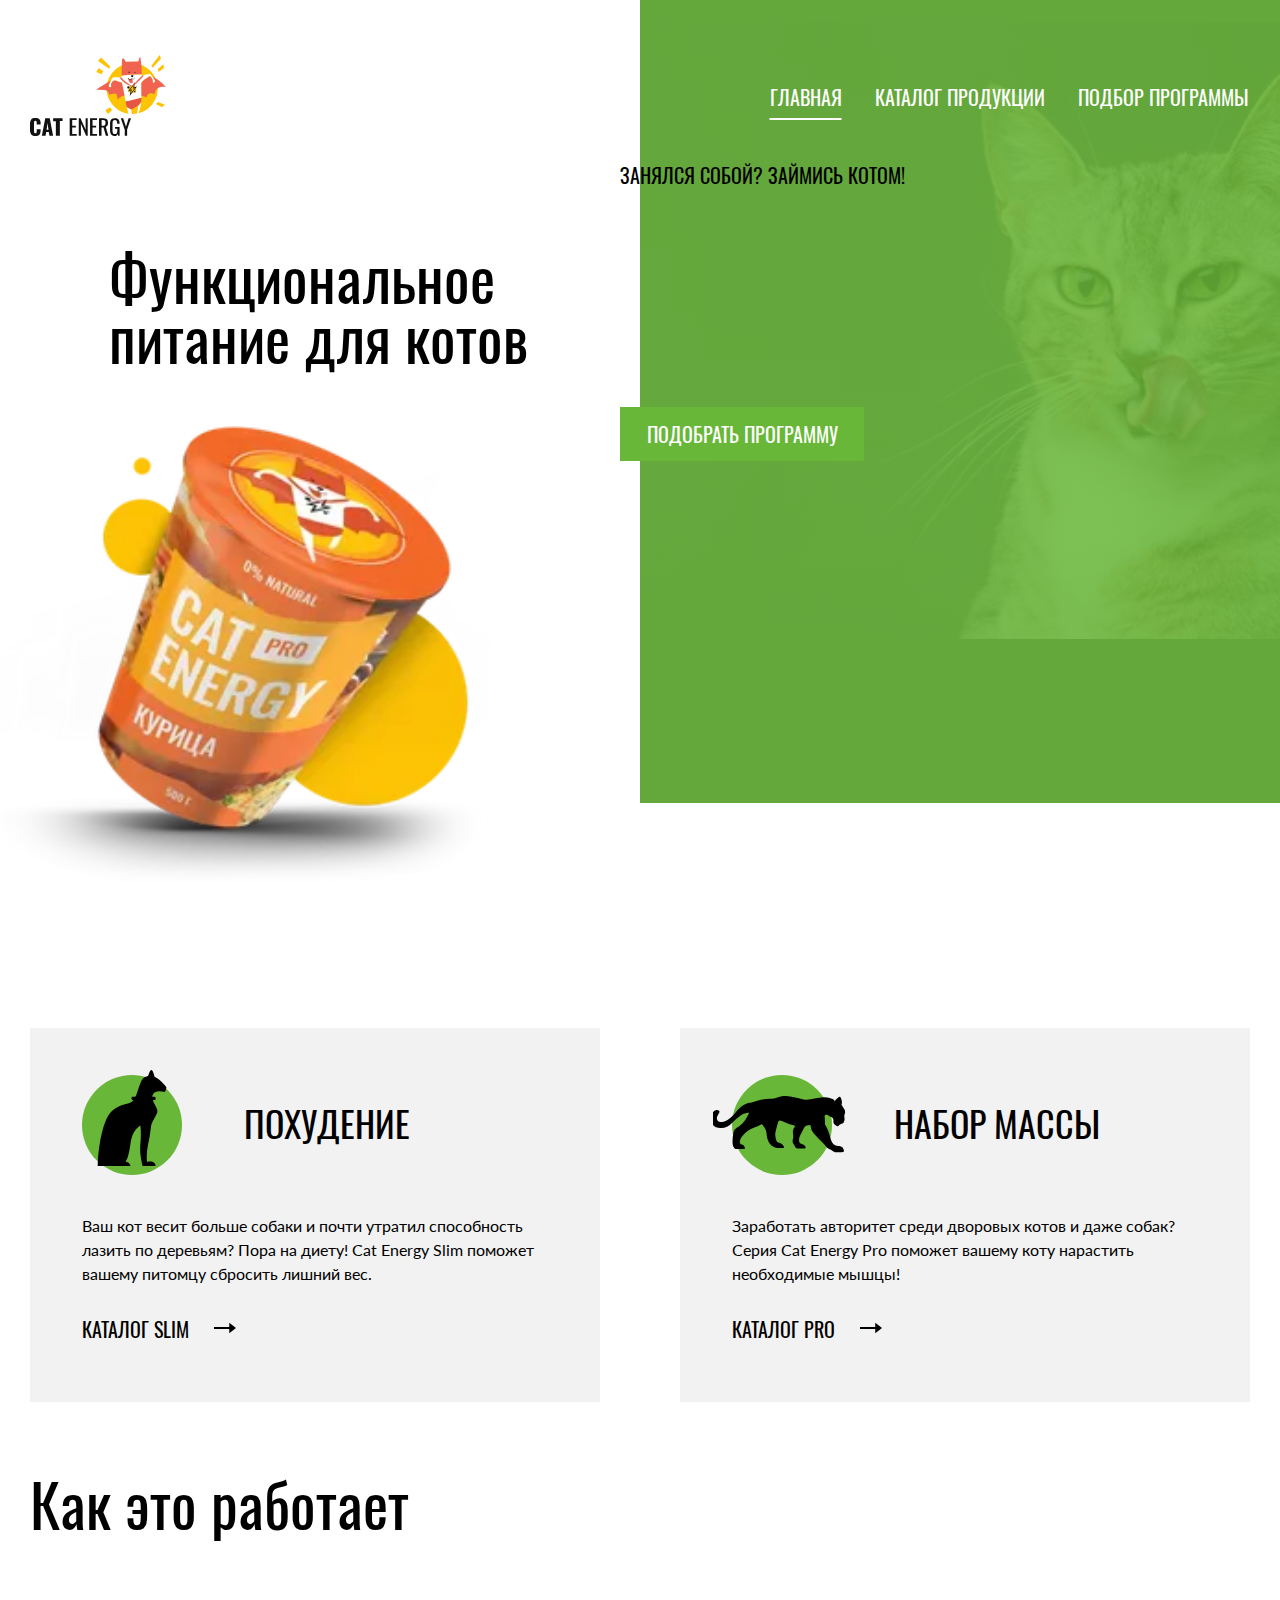
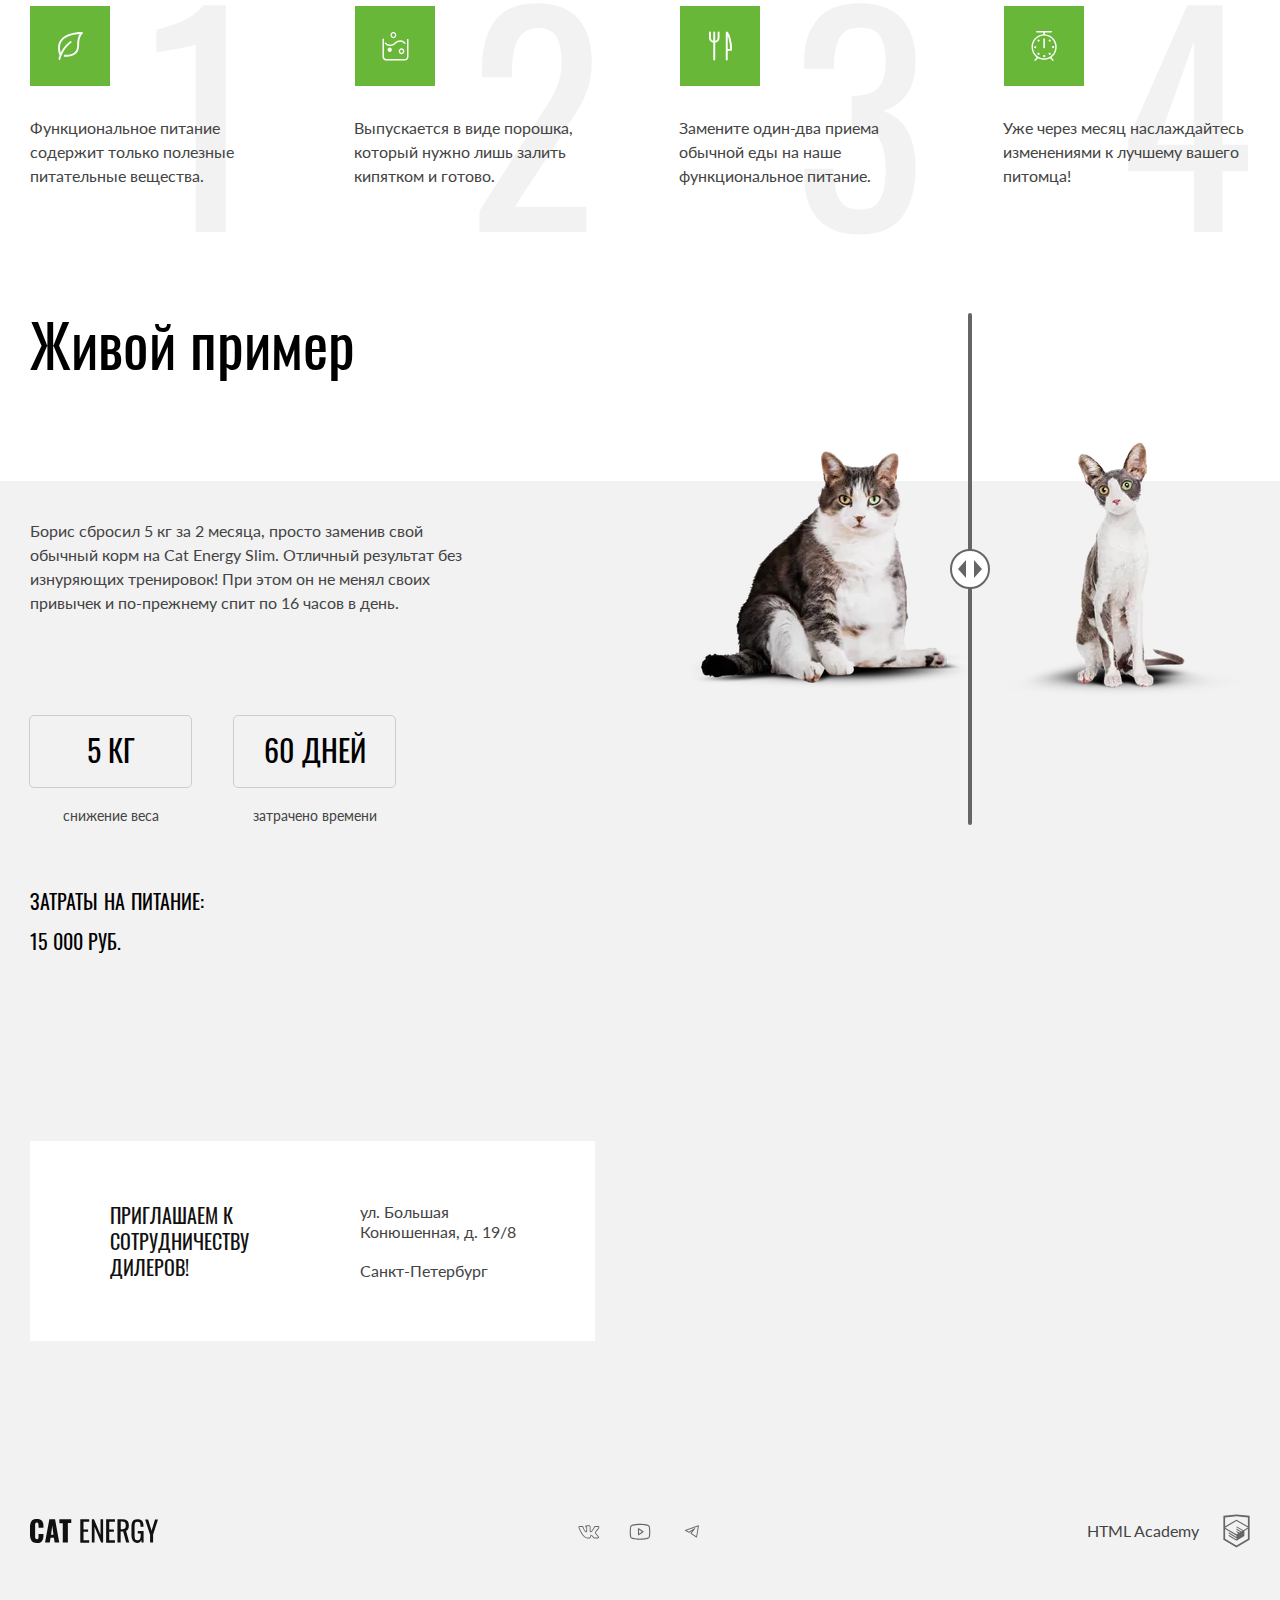
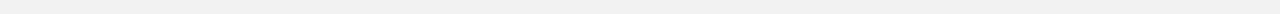
<file: 12/index.html>
<!DOCTYPE html><html class="page" lang="ru"><head><meta charset="UTF-8"><title>CAT ENERGY</title><meta name="viewport" content="width=device-width,initial-scale=1"><link rel="icon" href="favicon.ico"><link rel="icon" href="favicons/icon.svg" type="image/svg+xml"><link rel="apple-touch-icon" href="favicons/180.png"><link rel="manifest" href="manifest.webmanifest"><link rel="stylesheet" href="styles/styles.css"><script src="scripts/index.js" defer="defer"></script></head><body class="page__body"><header class="main-header main-header--home main-header--nojs"><div class="main-header__container main-header__container--home"><a class="main-header__logo" href="index.html"><picture><source srcset="images/logo/logo-desktop.svg" width="70" height="59" media="(min-width: 1280px)" type="image/svg+xml"><source srcset="images/logo/logo-tablet.svg" width="60" height="50" media="(min-width: 768px)" type="image/svg+xml"><img class="main-header__logo-image" src="images/logo/logo-mobile.svg" width="33" height="38" alt="Воинствующий кот в маске и плаще, маскот компании 'Cat energy'"></picture><img class="main-header__logo-text" src="images/logo/logo-text.svg" width="101" height="18" alt="Текстовый логотип 'Cat energy'"></a><nav class="main-nav main-nav--home main-nav--nojs"><button class="main-nav__toggle main-nav__toggle--closed" type="button"><span class="visually-hidden">Открыть/закрыть меню</span></button><ul class="main-nav__list main-nav__list--closed"><li class="main-nav__item"><a class="main-nav__link main-nav__link--current main-nav__link--current-home" href="index.html">Главная</a></li><li class="main-nav__item"><a class="main-nav__link" href="catalog.html">Каталог продукции</a></li><li class="main-nav__item"><a class="main-nav__link" href="#">Подбор программы</a></li></ul></nav></div></header><main class="main-container"><section class="hero"><div class="hero__container"><h1 class="hero__title">Функциональное<br>питание для котов</h1><p class="hero__slogan">Занялся собой? Займись котом!</p><picture><source srcset="images/index-content/index-product@1x.webp, images/index-content/index-product@2x.webp 2x" width="552" height="499" type="image/webp" media="(min-width: 1280px)"><source srcset="images/index-content/index-product-tablet@1x.webp 1x,images/index-content/index-product-tablet@2x.webp 2x" width="709" height="609" type="image/webp" media="(min-width: 768px)"><source srcset="images/index-content/index-product-mobile@1x.webp, images/index-content/index-product-mobile@2x.webp 2x" width="280" height="270" type="image/webp"><source srcset="images/index-content/index-product@1x.png, images/index-content/index-product@2x.png 2x" width="552" height="499" type="image/png" media="(min-width: 1280px)"><source srcset="images/index-content/index-product-tablet@1x.png, images/index-content/index-product-tablet@2x.png 2x" width="709" height="609" type="image/png" media="(min-width: 768px)"><img class="hero__image" src="images/index-content/index-product-mobile@1x.png" srcset="images/index-content/index-product-mobile@2x.png 2x" width="280" height="270" alt="Упаковка фирменного корма"></picture><a class="hero__button basic-button" href="#">Подобрать программу</a></div></section><section class="program page__container"><h2 class="visually-hidden">Варианты программ для котов</h2><article class="program__item program__item--card"><h3 class="program__title program__title--slim">Похудение</h3><p class="program__text">Ваш кот весит больше собаки и почти утратил способность лазить по деревьям? Пора на диету! Cat Energy Slim поможет вашему питомцу сбросить лишний вес.</p><a class="program__link" href="#">Каталог slim</a></article><article class="program__item program__item--card"><h3 class="program__title program__title--pro">Набор массы</h3><p class="program__text">Заработать авторитет среди дворовых котов и даже собак? Серия Cat Energy Pro поможет вашему коту нарастить необходимые мышцы!</p><a class="program__link" href="#">Каталог pro</a></article></section><section class="methods page__container"><h2 class="methods__title index-subtitle">Как это работает</h2><ul class="methods__list"><li class="methods__item methods__item--benefit"><p class="methods__text">Функциональное питание содержит только полезные питательные вещества.</p></li><li class="methods__item methods__item--release-form"><p class="methods__text">Выпускается в виде порошка, который нужно лишь залить кипятком и готово.</p></li><li class="methods__item methods__item--replacement"><p class="methods__text">Замените один-два приема обычной еды на наше функциональное питание.</p></li><li class="methods__item methods__item--timing"><p class="methods__text">Уже через месяц наслаждайтесь изменениями к лучшему вашего питомца!</p></li></ul></section><section class="example"><div class="example__container page__container"><h2 class="example__title index-subtitle">Живой пример</h2><p class="example__text">Борис сбросил 5 кг за 2 месяца, просто заменив свой обычный корм на Cat Energy Slim. Отличный результат без изнуряющих тренировок! При этом он не менял своих привычек и по-прежнему спит по 16 часов в день.</p><ul class="example__list"><li class="example__item parameter"><p class="parameter__meaning">5 КГ</p><p class="parameter__name">снижение веса</p></li><li class="example__item parameter"><p class="parameter__meaning">60 ДНЕЙ</p><p class="parameter__name parameter__name--different">затрачено времени</p></li><li class="example__item example__item--secondary"><p class="example__name">ЗАТРАТЫ НА ПИТАНИЕ:</p><p class="example__meaning">15 000 РУБ.</p></li></ul><div class="example__slider slider"><div class="example__slider-container slider__before-container"><picture><source srcset="images/index-content/example-before-tablet@1x.webp, images/index-content/example-before-tablet@2x.webp 2x" width="560" height="512" type="image/webp" media="(min-width: 768px)"><source srcset="images/index-content/example-before@1x.webp, images/index-content/example-before@2x.webp 2x" width="280" height="256" type="image/webp"><source srcset="images/index-content/example-before-tablet@1x.png, images/index-content/example-before-tablet@2x.png 2x" width="560" height="512" type="image/png" media="(min-width: 768px)"><img class="example__image example__image--before" src="images/index-content/example-before@1x.png" srcset="images/index-content/example-before@2x.png 2x" width="280" height="256" alt="Кот с проблемами лишнего веса"></picture></div><button class="example__button slider__button" type="button"><span class="visually-hidden">Кнопка сравнения до/после</span></button><div class="example__slider-container slider__after-container"><picture><source srcset="images/index-content/example-after-tablet@1x.webp, images/index-content/example-after-tablet@2x.webp 2x" width="560" height="512" type="image/webp" media="(min-width: 768px)"><source srcset="images/index-content/example-after@1x.webp 1x,images/index-content/example-after@2x.webp 2x" width="280" height="256" type="image/webp"><source srcset="images/index-content/example-after-tablet@1x.png, images/index-content/example-after-tablet@2x.png 2x" width="560" height="512" type="image/png" media="(min-width: 768px)"><img class="example__image example__image--after" src="images/index-content/example-after@1x.png" srcset="images/index-content/example-after@2x.png 2x" width="280" height="256" alt="Кот, который прошел лечение"></picture></div></div></div></section><section class="address"><h2 class="visually-hidden">Где нас найти</h2><div class="address__container"><p class="address__appeal">ПРИГЛАШАЕМ К СОТРУДНИЧЕСТВУ ДИЛЕРОВ!</p><address class="address__text"><p class="address__desc">ул. Большая Конюшенная, д. 19/8</p><p class="address__desc">Санкт-Петербург</p></address></div><div class="address__map"><iframe class="address__map--js" title="Геологкация: город Санкт-Петербург ул.Большая Конюшенная, д. 19/8." src="https://yandex.ru/map-widget/v1/?um=constructor%3A8d6669b729b71a2766c760885e5a0ec89bdcbc92ea19da0125c29644d37f2d9c&amp;source=constructor" width="320" height="362" allowfullscreen loading="lazy" referrerpolicy="no-referrer-when-downgrade"></iframe><noscript class="address__map--nojs"></noscript></div></section></main><footer class="main-footer"><div class="main-footer__container"><a class="main-footer__logo" href="#"><img class="main-footer__logo-icon" src="images/logo/footer-logo.svg" width="128" height="24" alt="Текстовый логотип 'Cat energy'"></a><ul class="main-footer__social social"><li class="social__item"><a class="social__link social__link--vkontakte" href="https://vk.com/htmlacademy"><span class="visually-hidden">Ссылка на нашу страницу в ВК</span></a></li><li class="social__item"><a class="social__link social__link--youtube" href="https://www.youtube.com/user/htmlacademyru"><span class="visually-hidden">Ссылка на наш YouTube канал</span></a></li><li class="social__item"><a class="social__link social__link--telegram" href="https://t.me/htmlacademy"><span class="visually-hidden">Ссылка на нашу группу в Telegram</span></a></li></ul><a class="main-footer__copyright copyright" href="https://htmlacademy.ru"><span class="copyright__text">HTML Academy</span></a></div></footer></body></html>
</file>
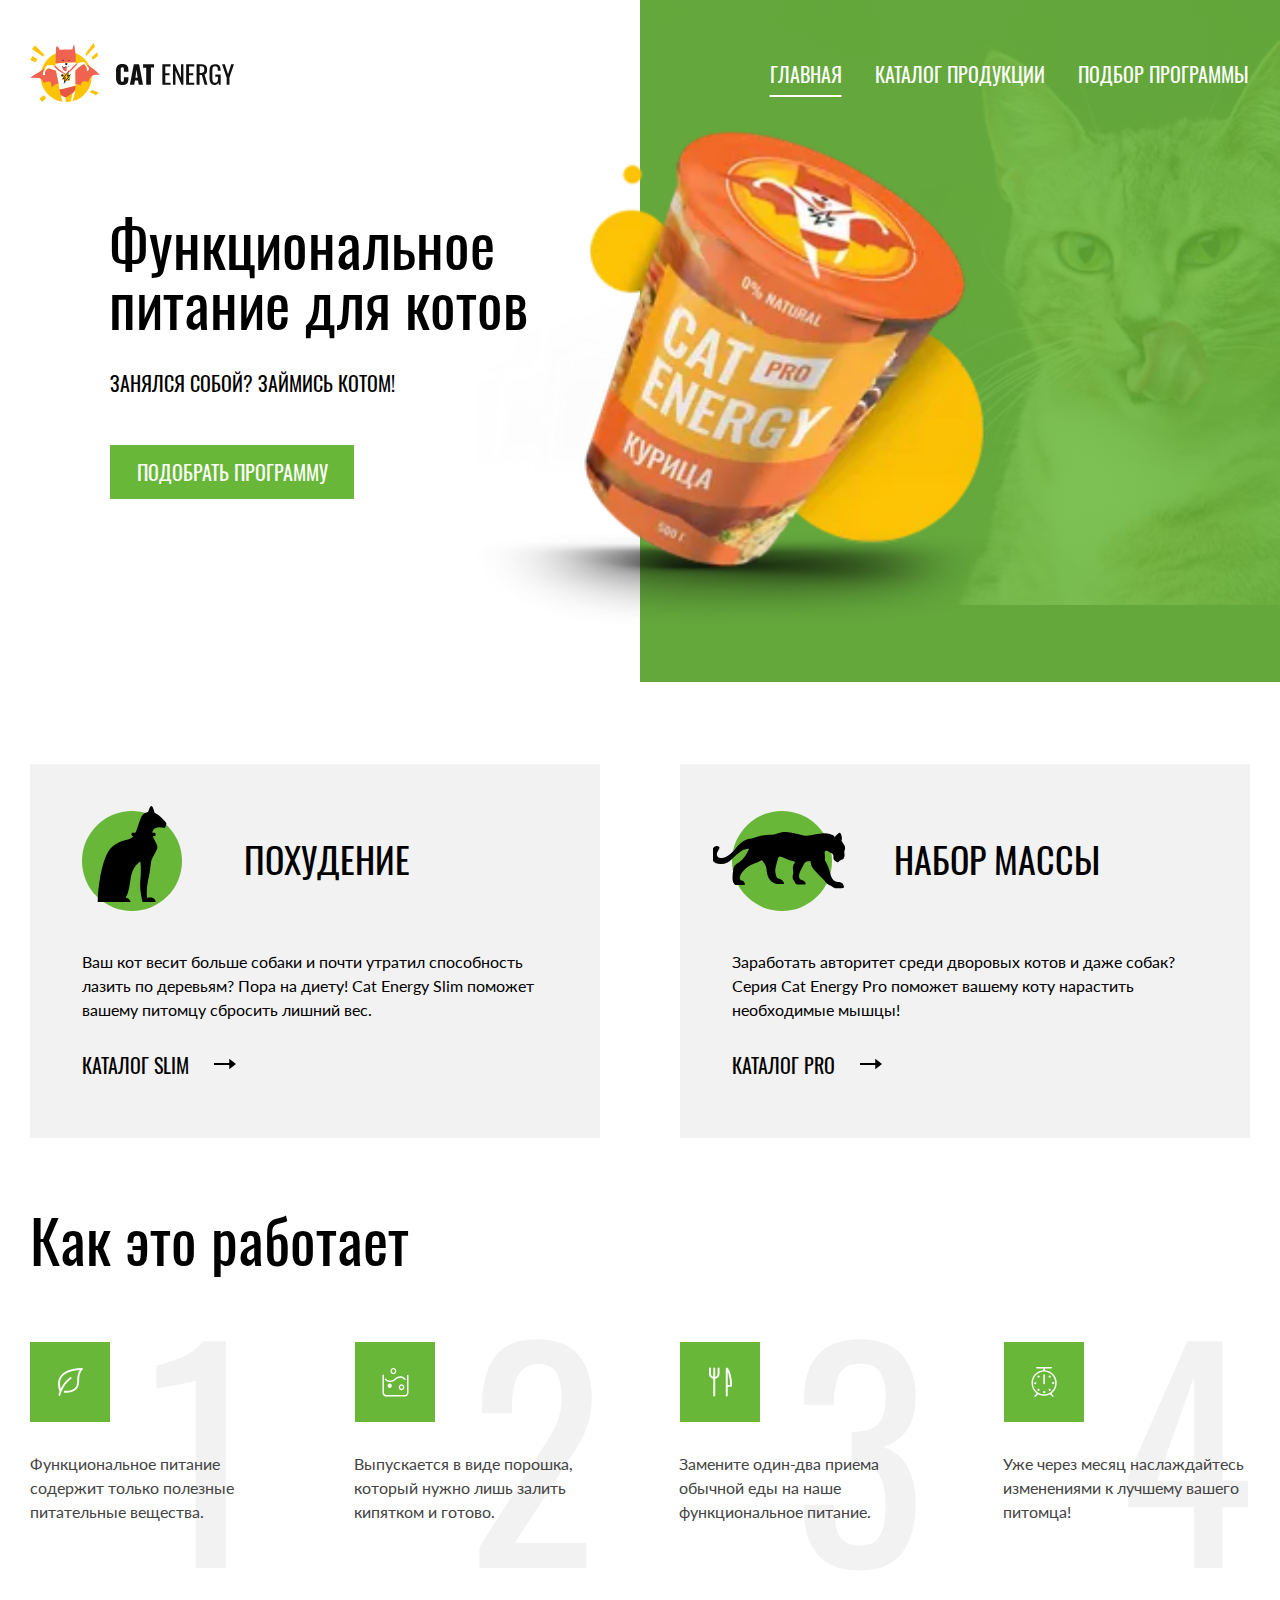
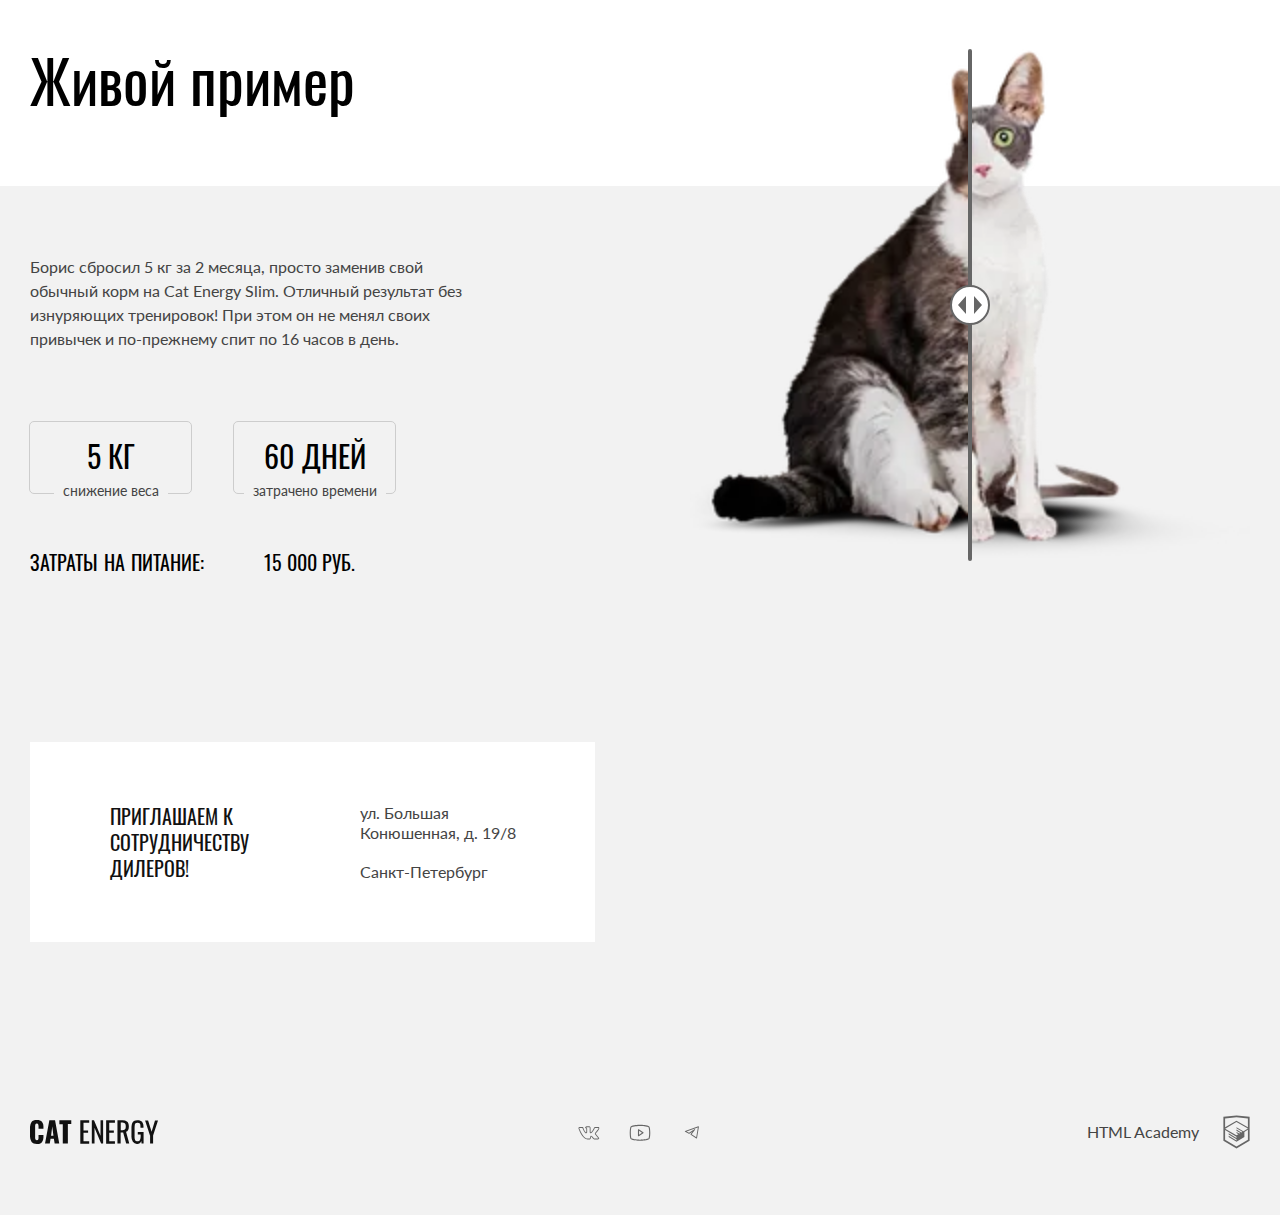
<file: 13/index.html>
<!DOCTYPE html><html class="page" lang="ru"><head><meta charset="UTF-8"><title>CAT ENERGY</title><meta name="viewport" content="width=device-width,initial-scale=1"><link rel="icon" href="favicon.ico"><link rel="icon" href="favicons/icon.svg" type="image/svg+xml"><link rel="apple-touch-icon" href="favicons/180.png"><link rel="manifest" href="manifest.webmanifest"><link rel="stylesheet" href="styles/styles.css"><script src="scripts/index.js" defer="defer"></script></head><body class="page__body"><header class="main-header main-header--home main-header--nojs"><div class="main-header__container main-header__container--home"><a class="main-header__logo" href="index.html"><picture><source srcset="images/logo/logo-desktop.svg" width="70" height="59" media="(min-width: 1280px)" type="image/svg+xml"><source srcset="images/logo/logo-tablet.svg" width="60" height="50" media="(min-width: 768px)" type="image/svg+xml"><img class="main-header__logo-image" src="images/logo/logo-mobile.svg" width="33" height="38" alt="Воинствующий кот в маске и плаще, маскот компании 'Cat energy'"></picture></a><img class="main-header__logo-text" src="images/logo/logo-text.svg" width="101" height="18" alt="Текстовый логотип 'Cat energy'"><nav class="main-nav main-nav--home main-nav--nojs"><button class="main-nav__toggle main-nav__toggle--closed" type="button"><span class="visually-hidden">Открыть/закрыть меню</span></button><ul class="main-nav__list main-nav__list--closed"><li class="main-nav__item"><a class="main-nav__link main-nav__link--current main-nav__link--current-home" href="index.html">Главная</a></li><li class="main-nav__item"><a class="main-nav__link" href="catalog.html">Каталог продукции</a></li><li class="main-nav__item"><a class="main-nav__link" href="#">Подбор программы</a></li></ul></nav></div></header><main class="main-container"><section class="hero"><div class="hero__container"><h1 class="hero__title">Функциональное<br>питание для котов</h1><p class="hero__slogan">Занялся собой? Займись котом!</p><div class="hero__image"><picture><source srcset="images/index-content/index-product@1x.webp, images/index-content/index-product@2x.webp 2x" width="552" height="499" type="image/webp" media="(min-width: 1280px)"><source srcset="images/index-content/index-product-tablet@1x.webp 1x,images/index-content/index-product-tablet@2x.webp 2x" width="709" height="609" type="image/webp" media="(min-width: 768px)"><source srcset="images/index-content/index-product-mobile@1x.webp, images/index-content/index-product-mobile@2x.webp 2x" width="280" height="270" type="image/webp"><source srcset="images/index-content/index-product@1x.png, images/index-content/index-product@2x.png 2x" width="552" height="499" type="image/png" media="(min-width: 1280px)"><source srcset="images/index-content/index-product-tablet@1x.png, images/index-content/index-product-tablet@2x.png 2x" width="709" height="609" type="image/png" media="(min-width: 768px)"><img class="hero__image" src="images/index-content/index-product-mobile@1x.png" srcset="images/index-content/index-product-mobile@2x.png 2x" width="280" height="270" alt="Упаковка фирменного корма"></picture></div><a class="hero__button basic-button" href="#">Подобрать программу</a></div></section><section class="program page__container"><h2 class="visually-hidden">Варианты программ для котов</h2><article class="program__item program__item--card"><h3 class="program__title program__title--slim">Похудение</h3><p class="program__text">Ваш кот весит больше собаки и почти утратил способность лазить по деревьям? Пора на диету! Cat Energy Slim поможет вашему питомцу сбросить лишний вес.</p><a class="program__link" href="#">Каталог slim</a></article><article class="program__item program__item--card"><h3 class="program__title program__title--pro">Набор массы</h3><p class="program__text">Заработать авторитет среди дворовых котов и даже собак? Серия Cat Energy Pro поможет вашему коту нарастить необходимые мышцы!</p><a class="program__link" href="#">Каталог pro</a></article></section><section class="methods page__container"><h2 class="methods__title index-subtitle">Как это работает</h2><ul class="methods__list"><li class="methods__item methods__item--benefit"><p class="methods__text">Функциональное питание содержит только полезные питательные вещества.</p></li><li class="methods__item methods__item--release-form"><p class="methods__text">Выпускается в виде порошка, который нужно лишь залить кипятком и готово.</p></li><li class="methods__item methods__item--replacement"><p class="methods__text">Замените один-два приема обычной еды на наше функциональное питание.</p></li><li class="methods__item methods__item--timing"><p class="methods__text">Уже через месяц наслаждайтесь изменениями к лучшему вашего питомца!</p></li></ul></section><section class="example"><div class="example__container page__container"><h2 class="example__title index-subtitle">Живой пример</h2><p class="example__text">Борис сбросил 5 кг за 2 месяца, просто заменив свой обычный корм на Cat Energy Slim. Отличный результат без изнуряющих тренировок! При этом он не менял своих привычек и по-прежнему спит по 16 часов в день.</p><ul class="example__list"><li class="example__item parameter"><span class="parameter__meaning">5 КГ</span><p class="parameter__name">снижение веса</p></li><li class="example__item parameter"><p class="parameter__meaning">60 ДНЕЙ</p><span class="parameter__name parameter__name--different">затрачено времени</span></li><li class="example__item example__item--secondary"><p class="example__name">ЗАТРАТЫ НА ПИТАНИЕ:</p><p class="example__meaning">15 000 РУБ.</p></li></ul><div class="example__slider slider"><div class="example__slider-container slider__before-container"><picture><source srcset="images/index-content/example-before-tablet@1x.webp, images/index-content/example-before-tablet@2x.webp 2x" width="560" height="512" type="image/webp" media="(min-width: 768px)"><source srcset="images/index-content/example-before@1x.webp, images/index-content/example-before@2x.webp 2x" width="280" height="256" type="image/webp"><source srcset="images/index-content/example-before-tablet@1x.png, images/index-content/example-before-tablet@2x.png 2x" width="560" height="512" type="image/png" media="(min-width: 768px)"><img class="example__image example__image--before" src="images/index-content/example-before@1x.png" srcset="images/index-content/example-before@2x.png 2x" width="280" height="256" alt="Кот с проблемами лишнего веса"></picture></div><button class="example__button slider__button" type="button"><span class="visually-hidden">Кнопка сравнения до/после</span></button><div class="example__slider-container slider__after-container"><picture><source srcset="images/index-content/example-after-tablet@1x.webp, images/index-content/example-after-tablet@2x.webp 2x" width="560" height="512" type="image/webp" media="(min-width: 768px)"><source srcset="images/index-content/example-after@1x.webp 1x,images/index-content/example-after@2x.webp 2x" width="280" height="256" type="image/webp"><source srcset="images/index-content/example-after-tablet@1x.png, images/index-content/example-after-tablet@2x.png 2x" width="560" height="512" type="image/png" media="(min-width: 768px)"><img class="example__image example__image--after" src="images/index-content/example-after@1x.png" srcset="images/index-content/example-after@2x.png 2x" width="280" height="256" alt="Кот, который прошел лечение"></picture></div></div></div></section><section class="address"><h2 class="visually-hidden">Где нас найти</h2><div class="address__container"><p class="address__appeal">ПРИГЛАШАЕМ К СОТРУДНИЧЕСТВУ ДИЛЕРОВ!</p><address class="address__text"><p class="address__desc">ул. Большая Конюшенная, д. 19/8</p><p class="address__desc">Санкт-Петербург</p></address></div><div class="address__map"><iframe class="address__map--js" title="Геологкация: город Санкт-Петербург ул.Большая Конюшенная, д. 19/8." src="https://yandex.ru/map-widget/v1/?um=constructor%3A8d6669b729b71a2766c760885e5a0ec89bdcbc92ea19da0125c29644d37f2d9c&amp;source=constructor" width="320" height="362" allowfullscreen loading="lazy" referrerpolicy="no-referrer-when-downgrade"></iframe><noscript class="address__map--nojs"></noscript></div></section></main><footer class="main-footer"><div class="main-footer__container"><a class="main-footer__logo" href="#"><img class="main-footer__logo-icon" src="images/logo/footer-logo.svg" width="128" height="24" alt="Текстовый логотип 'Cat energy'"></a><ul class="main-footer__social social"><li class="social__item"><a class="social__link social__link--vkontakte" href="https://vk.com/htmlacademy"><span class="visually-hidden">Ссылка на нашу страницу в ВК</span></a></li><li class="social__item"><a class="social__link social__link--youtube" href="https://www.youtube.com/user/htmlacademyru"><span class="visually-hidden">Ссылка на наш YouTube канал</span></a></li><li class="social__item"><a class="social__link social__link--telegram" href="https://t.me/htmlacademy"><span class="visually-hidden">Ссылка на нашу группу в Telegram</span></a></li></ul><a class="main-footer__copyright copyright" href="https://htmlacademy.ru"><span class="copyright__text">HTML Academy</span></a></div></footer></body></html>
</file>
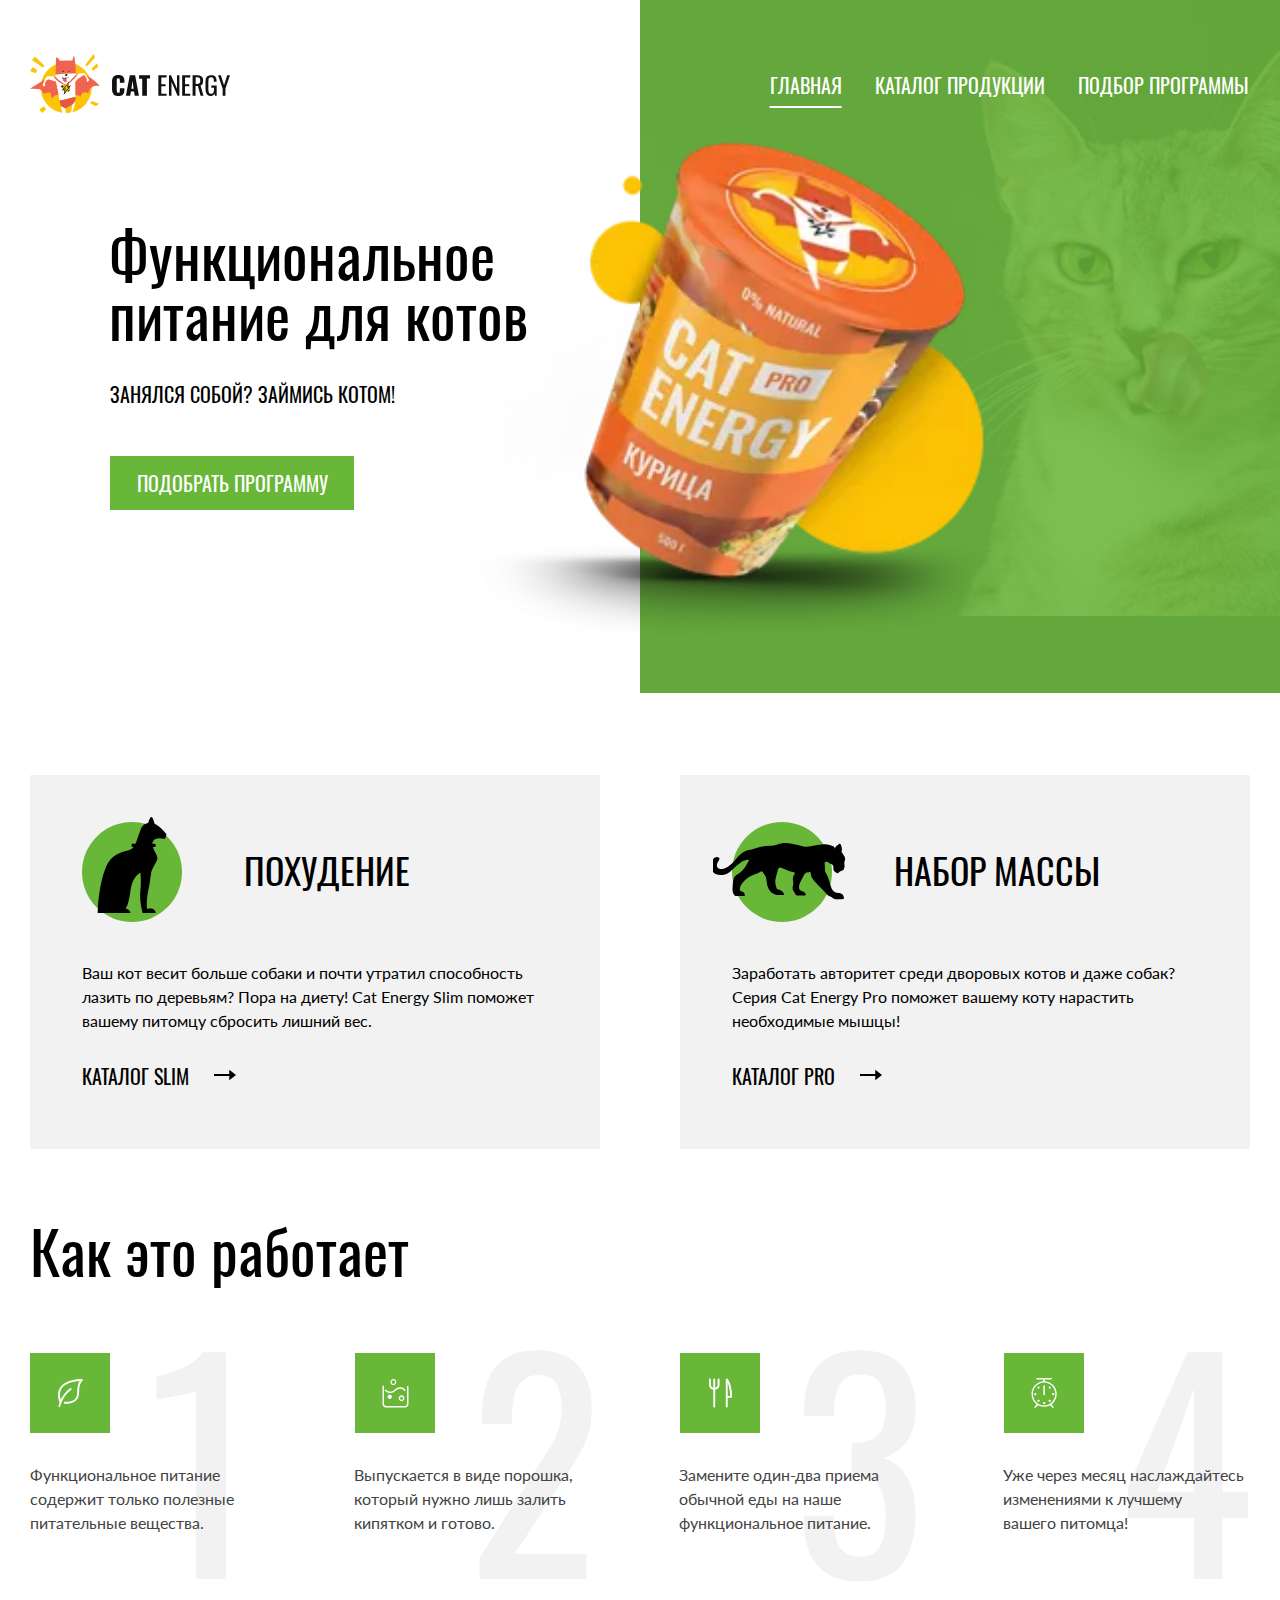
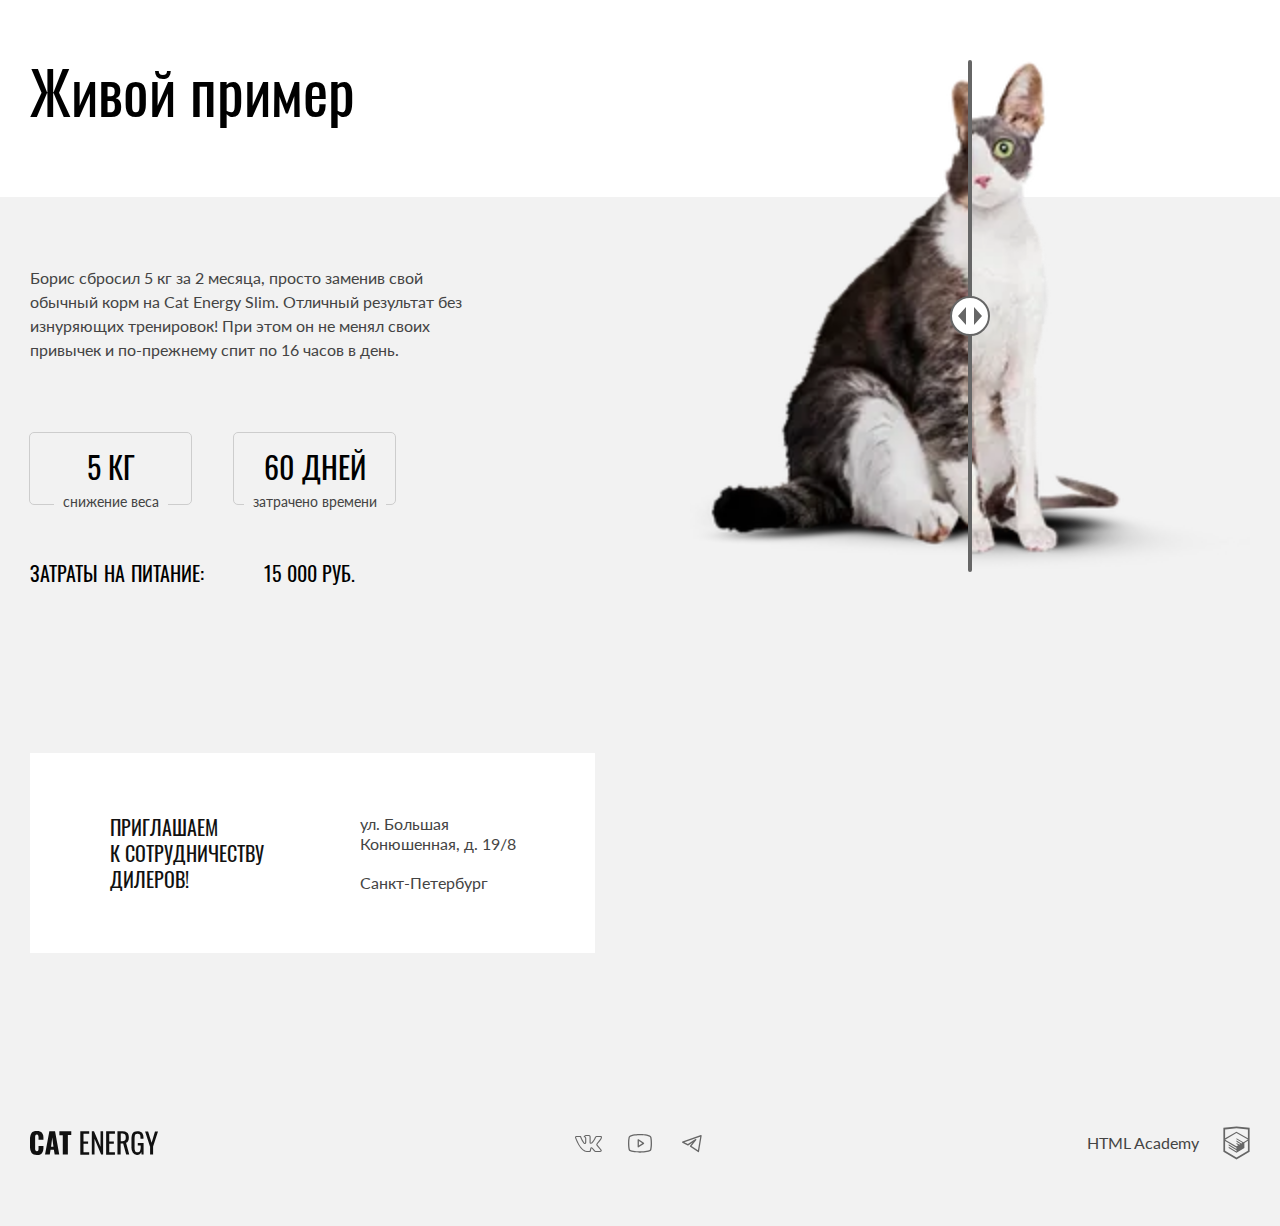
<file: 14/index.html>
<!DOCTYPE html><html class="page" lang="ru"><head><meta charset="UTF-8"><title>CAT ENERGY</title><meta name="viewport" content="width=device-width,initial-scale=1"><link rel="icon" href="favicon.ico"><link rel="icon" href="favicons/icon.svg" type="image/svg+xml"><link rel="apple-touch-icon" href="favicons/180.png"><link rel="manifest" href="manifest.webmanifest"><link rel="stylesheet" href="styles/styles.css"><script src="scripts/index.js" defer="defer"></script></head><body class="page__body"><header class="main-header main-header--home main-header--nojs"><div class="main-header__container main-header__container--home"><a class="main-header__logo" href="index.html"><picture><source srcset="images/logo/logo-desktop.svg" width="70" height="59" media="(min-width: 1280px)" type="image/svg+xml"><source srcset="images/logo/logo-tablet.svg" width="60" height="50" media="(min-width: 768px)" type="image/svg+xml"><img class="main-header__logo-image" src="images/logo/logo-mobile.svg" width="33" height="38" alt="Воинствующий кот в маске и плаще, маскот компании 'Cat energy'"></picture><img class="main-header__logo-text" src="images/logo/logo-text.svg" width="101" height="18" alt="Текстовый логотип 'Cat energy'"></a><nav class="main-nav main-nav--home main-nav--nojs"><button class="main-nav__toggle main-nav__toggle--closed" type="button"><span class="visually-hidden">Открыть/закрыть меню</span></button><ul class="main-nav__list main-nav__list--closed"><li class="main-nav__item"><a class="main-nav__link main-nav__link--current main-nav__link--current-home" href="index.html">Главная</a></li><li class="main-nav__item"><a class="main-nav__link" href="catalog.html">Каталог продукции</a></li><li class="main-nav__item"><a class="main-nav__link" href="#">Подбор программы</a></li></ul></nav></div></header><main class="main-container"><section class="hero"><div class="hero__container"><h1 class="hero__title">Функциональное<br>питание для котов</h1><p class="hero__slogan">Занялся собой? Займись котом!</p><div class="hero__image"><picture><source srcset="images/index-content/index-product@1x.webp, images/index-content/index-product@2x.webp 2x" width="552" height="499" type="image/webp" media="(min-width: 1280px)"><source srcset="images/index-content/index-product-tablet@1x.webp 1x,images/index-content/index-product-tablet@2x.webp 2x" width="709" height="609" type="image/webp" media="(min-width: 768px)"><source srcset="images/index-content/index-product-mobile@1x.webp, images/index-content/index-product-mobile@2x.webp 2x" width="280" height="270" type="image/webp"><source srcset="images/index-content/index-product@1x.png, images/index-content/index-product@2x.png 2x" width="552" height="499" type="image/png" media="(min-width: 1280px)"><source srcset="images/index-content/index-product-tablet@1x.png, images/index-content/index-product-tablet@2x.png 2x" width="709" height="609" type="image/png" media="(min-width: 768px)"><img class="hero__image" src="images/index-content/index-product-mobile@1x.png" srcset="images/index-content/index-product-mobile@2x.png 2x" width="280" height="270" alt="Упаковка фирменного корма"></picture></div><a class="hero__button basic-button" href="#">Подобрать программу</a></div></section><section class="program page__container"><h2 class="visually-hidden">Варианты программ для котов</h2><article class="program__item program__item--card"><h3 class="program__title program__title--slim">Похудение</h3><p class="program__text">Ваш кот весит больше собаки и почти утратил способность лазить по деревьям? Пора на диету! Cat Energy Slim поможет вашему питомцу сбросить лишний вес.</p><a class="program__link" href="#">Каталог slim</a></article><article class="program__item program__item--card"><h3 class="program__title program__title--pro">Набор массы</h3><p class="program__text">Заработать авторитет среди дворовых котов и даже собак? Серия Cat Energy Pro поможет вашему коту нарастить необходимые мышцы!</p><a class="program__link" href="#">Каталог pro</a></article></section><section class="methods page__container"><h2 class="methods__title index-subtitle">Как это работает</h2><ul class="methods__list"><li class="methods__item methods__item--benefit"><p class="methods__text">Функциональное питание содержит только полезные питательные вещества.</p></li><li class="methods__item methods__item--release-form"><p class="methods__text">Выпускается в виде порошка, который нужно лишь залить кипятком и готово.</p></li><li class="methods__item methods__item--replacement"><p class="methods__text">Замените один-два приема обычной еды на наше функциональное питание.</p></li><li class="methods__item methods__item--timing"><p class="methods__text">Уже через месяц наслаждайтесь изменениями к лучшему<br class="methods__br">вашего питомца!</p></li></ul></section><section class="example"><div class="example__container page__container"><h2 class="example__title index-subtitle">Живой пример</h2><p class="example__text">Борис сбросил 5 кг за 2 месяца, просто заменив свой обычный корм на Cat Energy Slim. Отличный результат без изнуряющих тренировок! При этом он не менял своих привычек и по-прежнему спит по 16 часов в день.</p><ul class="example__list"><li class="example__item parameter"><span class="parameter__meaning">5 КГ</span><p class="parameter__name">снижение веса</p></li><li class="example__item parameter"><p class="parameter__meaning">60 ДНЕЙ</p><span class="parameter__name parameter__name--different">затрачено времени</span></li><li class="example__item example__item--secondary"><p class="example__name">ЗАТРАТЫ НА ПИТАНИЕ:</p><p class="example__meaning">15 000 РУБ.</p></li></ul><div class="example__slider slider"><div class="example__slider-container slider__before-container"><picture><source srcset="images/index-content/example-before-tablet@1x.webp, images/index-content/example-before-tablet@2x.webp 2x" width="560" height="512" type="image/webp" media="(min-width: 768px)"><source srcset="images/index-content/example-before@1x.webp, images/index-content/example-before@2x.webp 2x" width="280" height="256" type="image/webp"><source srcset="images/index-content/example-before-tablet@1x.png, images/index-content/example-before-tablet@2x.png 2x" width="560" height="512" type="image/png" media="(min-width: 768px)"><img class="example__image example__image--before" src="images/index-content/example-before@1x.png" srcset="images/index-content/example-before@2x.png 2x" width="280" height="256" alt="Кот с проблемами лишнего веса"></picture></div><button class="example__button slider__button" type="button"><span class="visually-hidden">Кнопка сравнения до/после</span></button><div class="example__slider-container slider__after-container"><picture><source srcset="images/index-content/example-after-tablet@1x.webp, images/index-content/example-after-tablet@2x.webp 2x" width="560" height="512" type="image/webp" media="(min-width: 768px)"><source srcset="images/index-content/example-after@1x.webp 1x,images/index-content/example-after@2x.webp 2x" width="280" height="256" type="image/webp"><source srcset="images/index-content/example-after-tablet@1x.png, images/index-content/example-after-tablet@2x.png 2x" width="560" height="512" type="image/png" media="(min-width: 768px)"><img class="example__image example__image--after" src="images/index-content/example-after@1x.png" srcset="images/index-content/example-after@2x.png 2x" width="280" height="256" alt="Кот, который прошел лечение"></picture></div></div></div></section><section class="address"><h2 class="visually-hidden">Где нас найти</h2><div class="address__container"><p class="address__appeal">Приглашаем к&nbsp;сотрудничеству дилеров!</p><address class="address__text"><p class="address__desc">ул. Большая Конюшенная, д. 19/8</p><p class="address__desc">Санкт-Петербург</p></address></div><div class="address__map"><iframe class="address__map-js" title="Геолокация: город Санкт-Петербург ул.Большая Конюшенная, д. 19/8." src="https://yandex.ru/map-widget/v1/?um=constructor%3A8d6669b729b71a2766c760885e5a0ec89bdcbc92ea19da0125c29644d37f2d9c&amp;source=constructor" width="320" height="362" allowfullscreen loading="lazy" referrerpolicy="no-referrer-when-downgrade"></iframe><noscript class="address__map-nojs"></noscript></div></section></main><footer class="main-footer"><div class="main-footer__container"><a class="main-footer__logo" href="#"><img class="main-footer__logo-icon" src="images/logo/footer-logo.svg" width="128" height="24" alt="Текстовый логотип 'Cat energy'"></a><ul class="main-footer__social social"><li class="social__item"><a class="social__link social__link--vkontakte" href="https://vk.com/htmlacademy"><span class="visually-hidden">Ссылка на нашу страницу в ВК</span></a></li><li class="social__item"><a class="social__link social__link--youtube" href="https://www.youtube.com/user/htmlacademyru"><span class="visually-hidden">Ссылка на наш YouTube канал</span></a></li><li class="social__item"><a class="social__link social__link--telegram" href="https://t.me/htmlacademy"><span class="visually-hidden">Ссылка на нашу группу в Telegram</span></a></li></ul><a class="main-footer__copyright copyright" href="https://htmlacademy.ru"><span class="copyright__text">HTML Academy</span></a></div></footer></body></html>
</file>
<file: 12/styles/styles.css>
@font-face{font-family:Oswald;font-weight:400;font-style:normal;src:url(../fonts/oswald/oswaldregular.woff2)format("woff2");font-display:swap}@font-face{font-family:Lato;font-weight:400;font-style:normal;src:url(../fonts/lato/Lato-Regular.woff2)format("woff2");font-display:swap}body{margin:0}img,picture{object-fit:contain;max-width:100%;height:auto}a{text-decoration:none}*,:before,:after{box-sizing:border-box}.visually-hidden{white-space:nowrap;-webkit-clip-path:inset(100%);clip-path:inset(100%);clip:rect(0 0 0 0);border:0;width:1px;height:1px;margin:-1px;padding:0;position:absolute;overflow:hidden}.page__body{color:#444;background-color:#fff;flex-flow:column;justify-content:flex-start;align-items:stretch;min-width:320px;max-width:100vw;min-height:100vh;margin-inline:auto;font-family:Lato,Arial,sans-serif;font-size:14px;font-style:normal;font-weight:400;line-height:18px;display:flex}@media screen and (width>=1280px){.page__body{position:relative}}.page__container{width:280px;margin-inline:auto}@media screen and (width>=768px){.page__container{width:708px}}@media screen and (width>=1280px){.page__container{width:1220px}}.main-header{padding-block:13px 0;position:relative}.main-header:after{content:"";background-color:#d9d9d9;width:100%;height:1px;margin-top:9px;display:block}@media screen and (width>=768px){.main-header{padding-block:25px 0}.main-header:after{display:none}}@media screen and (width>=1280px){.main-header{padding-block:55px 0}}.main-header--home:after{background-color:#fff}@media screen and (width>=1280px){.main-header--home{padding-bottom:25px;position:relative}.main-header--home:before{content:"";z-index:-2;background-image:linear-gradient(270deg,#68b738d9 50%,#fff 50%),linear-gradient(270deg,#4e4f53 50%,#fff 50%);background-size:100%;width:100%;height:100%;display:block;position:absolute;top:0;left:0}}@media screen and (width<=767px){.main-header--nojs{padding-bottom:0}.main-header--nojs:after{background-color:#fff;margin-top:-1px}}.main-header__container{color:#000;flex-flow:wrap;justify-content:space-between;align-items:flex-start;width:280px;margin-inline:auto;display:flex}@media screen and (width>=768px){.main-header__container{justify-content:flex-start;width:768px;padding-inline:30px 34px}}@media screen and (width>=1280px){.main-header__container{width:1220px;margin-inline:auto;padding-inline:0}}@media screen and (width>=768px){.main-header--home .main-header__container{padding-right:36px}}@media screen and (width>=1280px){.main-header--home .main-header__container{padding-right:0}}@media screen and (width>=768px){.main-header--program .main-header__container{padding-right:31px}}@media screen and (width>=1280px){.main-header--program .main-header__container{padding-right:0}}.main-header__logo{width:190px;display:block}.main-header__logo:hover,.main-header__logo:focus{opacity:.8}.main-header__logo:active{opacity:.6}@media screen and (width>=768px){.main-header__logo{width:202px}}.main-header__logo-image{width:190px;height:38px}@media screen and (width>=768px){.main-header__logo-image{width:174px;height:50px}}@media screen and (width>=1280px){.main-header__logo-image{width:202px;height:59px}}.main-nav{color:#000;text-transform:uppercase;margin-left:auto;flex-flow:column;justify-content:center;align-items:flex-end;width:58px;min-height:24px;margin-block:auto;font-family:Oswald,Arial,sans-serif;font-size:20px;font-style:normal;font-weight:400;line-height:1;display:flex}@media screen and (width<=767px){.main-nav--nojs{align-items:center;width:100%}}@media screen and (width>=768px){.main-nav{flex-flow:wrap;align-items:center;width:436px;font-size:18px;line-height:24px}}@media screen and (width>=1280px){.main-nav{color:#111;width:483px;font-size:20px;line-height:29.64px}.main-nav--home{color:#fff;background-color:#0000}}.main-nav__toggle{cursor:pointer;background-color:#fff;border:none;min-width:24px;min-height:24px;margin-left:auto;padding:0;display:block;position:relative}.main-nav__toggle--closed:before{content:"";background-color:#000;width:24px;height:2px;margin-block:0 20px;display:block;box-shadow:0 8px #000,0 16px #000}.main-nav__toggle--opened:before,.main-nav__toggle--opened:after{content:"";background-color:#000;width:24px;height:1.5px;display:block;position:absolute;top:9px;left:3px}.main-nav__toggle--opened:before{transform:rotate(45deg)}.main-nav__toggle--opened:after{transform:rotate(-45deg)}.main-nav__toggle:hover,.main-nav__toggle:focus{opacity:.6}.main-nav__toggle:active{opacity:.3}@media screen and (width>=768px){.main-nav__toggle{display:none}}.main-nav--nojs .main-nav__toggle{display:none}@media screen and (width<=767px){.main-nav--nojs .main-nav__list{margin:10px 0 0;display:block;position:static}}.main-nav__list{z-index:3;background-color:#fff;width:100vw;min-width:320px;margin:0;padding:0;list-style:none;display:none;position:absolute;top:65px;left:0}.main-nav__list--opened{display:block}@media screen and (width>=768px){.main-nav__list{flex-flow:wrap;justify-content:flex-end;align-items:flex-start;column-gap:33px;width:436px;display:flex;position:static;top:0;right:0}}@media screen and (width>=1280px){.main-nav__list{background-color:#0000;width:480px}}.main-nav__item{text-align:center;border-top:1px solid #e6e6e6}.main-nav__item:last-child{border-bottom:1px solid #e6e6e6}@media screen and (width>=768px){.main-nav__item{text-align:right;border:none}.main-nav__item:last-child{border:none}}.main-nav__link{color:inherit;padding-block:22px 23px;display:block}.main-nav__link:hover{opacity:.6}.main-nav__link:focus{opacity:.6;outline-offset:5px}.main-nav__link:active{opacity:.3}@media screen and (width>=768px){.main-nav__link{padding-block:10px 12px}.main-nav__link--current{text-underline-offset:6px;text-underline-position:under;-webkit-text-decoration:underline #68b738;text-decoration:underline #68b738;text-decoration-thickness:2px}.main-nav__link--current-home{text-underline-offset:8px}}@media screen and (width>=1280px){.main-nav__link{padding-block:13px}.main-nav__link--current{text-underline-offset:8px}.main-nav__link--current-home{text-decoration-color:#fff}.main-nav--home .main-nav__link:focus{outline-color:#fff}}.main-container{flex-grow:1}.basic-button{color:#fff;text-transform:uppercase;text-align:center;background-color:#68b738;border-color:#0000;padding:10px 44px;font-family:Oswald,Arial,sans-serif;font-size:16px;font-weight:400;line-height:20px;display:block}.basic-button:hover{cursor:pointer;background-color:#5eaa2f}.basic-button:focus{background-color:#5eaa2f}.basic-button:active{color:#ffffff4d}.basic-button--secondary{color:#444;background-color:#f2f2f2}.basic-button--secondary:hover,.basic-button--secondary:focus,.basic-button--secondary:active{color:#444;background-color:#ebebeb}@media screen and (width>=768px){.basic-button{padding:14px 26px;font-size:20px;line-height:26px}}.basic-button--accent{font-size:20px;line-height:26px}.hero{text-align:center;background-image:-webkit-linear-gradient(#68b738d9 62.92%,#fff 62.92%),-webkit-image-set(url(../images/background/hero-background-mobile@1x.webp) 1x,url(../images/background/hero-background-mobile@1x.png) 1x,url(../images/background/hero-background-mobile@2x.webp) 2x,url(../images/background/hero-background-mobile@2x.png) 2x),-webkit-linear-gradient(#4c4b50 62.92%,#fff 62.92%);background-image:linear-gradient(#68b738d9 62.92%,#fff 62.92%),image-set("../images/background/hero-background-mobile@1x.webp" 1x,"../images/background/hero-background-mobile@1x.png" 1x,"../images/background/hero-background-mobile@2x.webp" 2x,"../images/background/hero-background-mobile@2x.png" 2x),linear-gradient(#4c4b50 62.92%,#fff 62.92%);background-position:top;background-repeat:no-repeat;background-size:100%,320px,100%;padding-block:27px 0}@media screen and (width>=768px){.hero{text-align:left;background-image:none;padding-block:62px 0}}@media screen and (width>=1280px){.hero{min-height:551px;padding-block:0;position:relative}.hero:before{content:"";z-index:-1;background-image:-webkit-linear-gradient(270deg,#68b738d9 50%,#fff 50%),-webkit-image-set(url(../images/background/hero-background-desktop@1x.webp) 1x,url(../images/background/hero-background-desktop@1x.png) 1x,url(../images/background/hero-background-desktop@2x.webp) 2x,url(../images/background/hero-background-desktop@2x.png) 2x),-webkit-linear-gradient(270deg,#4e4f53 50%,#fff 50%);background-image:linear-gradient(270deg,#68b738d9 50%,#fff 50%),image-set("../images/background/hero-background-desktop@1x.webp" 1x,"../images/background/hero-background-desktop@1x.png" 1x,"../images/background/hero-background-desktop@2x.webp" 2x,"../images/background/hero-background-desktop@2x.png" 2x),linear-gradient(270deg,#4e4f53 50%,#fff 50%);background-position:100% 0;background-repeat:no-repeat;background-size:100%,50%,100%;width:100%;height:max(100%,694px);display:block;position:absolute;top:-143px;left:0}}.hero__container{width:320px;margin-inline:auto;position:relative}@media screen and (width>=768px){.hero__container{width:708px;margin-inline:auto}}@media screen and (width>=1280px){.hero__container{grid-template-rows:auto auto 1fr;grid-template-columns:510px 1fr;align-items:start;row-gap:40px;width:1220px;margin-inline:auto;display:grid}}.hero__title{color:#fff;margin-block:0 23px;font-family:Oswald,Arial,sans-serif;font-size:36px;font-weight:400;line-height:36px}@media screen and (width>=768px){.hero__title{color:#000;margin-bottom:40px;margin-left:90px;font-size:60px;line-height:60px}}@media screen and (width>=1280px){.hero__title{z-index:1;align-self:start;margin:82px 0 0 79px}}.hero__slogan{color:#fff;text-transform:uppercase;margin-block:0 28px;font-family:Oswald,Arial,sans-serif;line-height:18px}@media screen and (width>=768px){.hero__slogan{color:#000;margin-bottom:21px;margin-left:90px;font-size:20px;line-height:20px}}@media screen and (width>=1280px){.hero__slogan{z-index:1;align-self:start;margin-bottom:12px;margin-left:80px}}.hero__image{margin-inline:auto;width:280px;height:270px;margin-bottom:2px;display:block}@media screen and (width>=768px){.hero__image{width:709px;height:609px;margin-bottom:0}}@media screen and (width>=1280px){.hero__image{grid-area:1/2/-1/3;align-self:start;width:552px;height:499px;margin:0 0 0 -32px}}.hero__button{width:280px;margin-inline:auto}@media screen and (width>=768px){.hero__button{width:244px;position:absolute;bottom:526px;left:90px}}@media screen and (width>=1280px){.hero__button{align-self:start;width:244px;margin-left:80px;position:static}}.program{padding-block:20px 0}@media screen and (width>=768px){.program{padding-block:0}}@media screen and (width>=1280px){.program{grid-template-columns:repeat(2,46.72%);gap:30px 80px;padding-block:82px 0;display:grid}}.program__item{width:100%}.program__item:not(:last-child){margin-bottom:20px}@media screen and (width>=768px){.program__item:not(:last-child){margin-bottom:30px}}@media screen and (width>=1280px){.program__item:not(:last-child){margin-bottom:0}.program__item{margin:0}}.program__item--card{background-color:#f2f2f2;padding:30px 33px 18px 20px}@media screen and (width>=768px){.program__item--card{padding:77px 316px 56px 53px}}@media screen and (width>=1280px){.program__item--card{grid-template-rows:minmax(86px,auto) 1fr minmax(38px,auto);grid-template-columns:457px;justify-content:start;row-gap:23px;padding:77px 61px 55px 52px;display:grid}}.program__title{color:#000;text-transform:uppercase;word-wrap:break-word;margin-block:0 30px;padding-left:70px;font-family:Oswald,Arial,sans-serif;font-size:24px;font-weight:400;line-height:37px;position:relative}@media screen and (width>=768px){.program__title{margin-bottom:24px;padding-left:0;font-size:36px;line-height:36px}}@media screen and (width>=1280px){.program__title{padding-left:162px}}.program__title:after{content:"";z-index:1;background-color:#68b738;border-radius:50%;width:50px;height:50px;display:block;position:absolute;inset:-6.5px 0 0}@media screen and (width>=768px){.program__title:after{width:200px;height:200px;inset:14px 0 0 392px}}@media screen and (width>=1280px){.program__title:after{width:100px;height:100px;inset:-30px 0 0}}.program__title:before{z-index:2;background-repeat:no-repeat;background-size:contain;position:absolute}.program__title--slim:before{content:"";background-image:url(../icons/stack.svg#program-slim);width:50px;height:50px;display:block;inset:-9.5px 0 0}@media screen and (width>=768px){.program__title--slim:before{width:200px;height:193px;inset:4px 0 0 392px}}@media screen and (width>=1280px){.program__title--slim:before{width:100px;height:96px;inset:-35px 0 0}}.program__title--pro:before{content:"";background-image:url(../icons/stack.svg#program-pro);width:67px;height:50px;display:block;inset:-6.5px 0 0 -7px}@media screen and (width>=768px){.program__title--pro:before{width:268px;height:200px;inset:14px 0 0 358px}}@media screen and (width>=1280px){.program__title--pro:before{width:134px;height:102px;inset:-32px 0 0 -19px}}.program__text{margin-block:0 22px;position:relative}.program__text:last-of-type:after{content:"";background-color:#d9d9d9;width:240px;height:1px;display:block;position:absolute;bottom:-22px}@media screen and (width>=768px){.program__text{color:#000;margin-bottom:33px;font-size:16px;line-height:24px}.program__text:last-of-type:after{display:none}}@media screen and (width>=1280px){.program__text{margin-bottom:0}}.program__link{color:#000;text-transform:uppercase;padding-top:20px;padding-right:57px;font-family:Oswald,Arial,sans-serif;font-size:16px;font-weight:400;line-height:16px;display:inline-block;position:relative}.program__link:after{content:"";background-image:url(../icons/stack.svg#arrow);background-position:-6px;background-repeat:no-repeat;background-size:32px 12px;width:32px;height:12px;transition-duration:.2s;display:block;position:absolute;top:calc(50% + 3px);right:10px}.program__link:hover:after{background-position:0}.program__link:focus:after{border-radius:4px;outline:1px solid #444}.program__link:focus{outline:none}.program__link:active{opacity:.3}@media screen and (width>=768px){.program__link{padding-right:57px;font-size:20px;line-height:29.64px}.program__link:after{right:0}}@media screen and (width>=1280px){.program__link{place-self:center start;padding-top:4px}.program__link:after{top:calc(50% - 6px)}}.index-subtitle{color:#000;text-align:left;font-family:Oswald,Arial,sans-serif;font-size:36px;font-weight:400;line-height:40px}@media screen and (width>=768px){.index-subtitle{font-size:60px;line-height:60px}}.methods{padding-block:20px 49px}@media screen and (width>=768px){.methods{padding-block:46px}}@media screen and (width>=1280px){.methods{padding-block:71px 68px}}.methods__title{margin-block:0 40px}@media screen and (width>=768px){.methods__title{margin-bottom:72px}}@media screen and (width>=1280px){.methods__title{margin-bottom:73px}}.methods__list{counter-reset:methodology 0;margin:0;padding:0;list-style:none}@media screen and (width>=768px){.methods__list{flex-flow:wrap;justify-content:flex-start;align-items:flex-start;gap:78px 133px;display:flex}}@media screen and (width>=1280px){.methods__list{column-gap:77px}}.methods__item{counter-increment:methodology 1;flex-flow:wrap;justify-content:flex-start;align-items:flex-start;gap:20px;display:flex;position:relative}.methods__item:not(:last-child){margin-bottom:20px}.methods__item:before{content:"";background-color:#68b738;background-position:50%;background-repeat:no-repeat;width:60px;height:60px;display:block}@media screen and (width>=768px){.methods__item:before{width:80px;height:80px}}.methods__item--benefit:before{background-image:url(../icons/stack.svg#benefit);background-size:30px 32px}.methods__item--release-form:before{background-image:url(../icons/stack.svg#release-form);background-size:27px 29px}.methods__item--replacement:before{background-image:url(../icons/stack.svg#replacement);background-size:25px 30px}.methods__item--timing:before{background-image:url(../icons/stack.svg#timing);background-size:26px 32px}@media screen and (width>=768px){.methods__item{flex-flow:column;gap:30px;width:250px;padding-bottom:57px}.methods__item:not(:last-child){margin-bottom:0}.methods__item:after{content:counter(methodology);color:#f2f2f2;z-index:-1;text-align:left;width:138px;height:280px;font-family:Oswald,Arial,sans-serif;font-size:280px;font-weight:400;line-height:280px;display:block;position:absolute;top:-40px;right:0}.methods__item--benefit:after{width:133px}.methods__item--release-form:after{width:139px}.methods__item--timing:after{width:137px}}@media screen and (width>=1280px){.methods__item{width:247px}.methods__item--release-form{margin-right:1px}.methods__item:before{margin-left:1px}.methods__item:after{width:133px}.methods__item--benefit:before{margin-left:0}.methods__item--benefit:after{width:129px}}.methods__text{align-self:center;width:200px;margin-block:0}@media screen and (width>=768px){.methods__text{color:#444;width:245px;margin-left:-4px;font-size:16px;line-height:24px}}@media screen and (width>=1280px){.methods__text{width:100%;margin-left:0}}.example{background-color:#eaeaea;padding-block:25px 40px}@media screen and (width>=768px){.example{background:linear-gradient(#fff 57.3%,#eaeaea 57.3%);border-top:1px solid #e6e6e6;padding-block:45px 101px}}@media screen and (width>=1280px){.example{background:linear-gradient(#fff 22.79%,#f2f2f2 22.79%);border-top:none;padding-block:0 71px}}@media (width>=1280px){.example__container{grid-template-rows:repeat(3,auto);grid-template-columns:50% 560px;justify-content:space-between;align-items:start;row-gap:69px;display:grid}}.example__title{margin-block:0 41px}@media screen and (width>=768px){.example__title{text-align:left;margin-bottom:60px}}@media screen and (width>=1280px){.example__title{grid:1/1/2/2;margin-bottom:77px}}.example__text{margin-block:0 20px}@media screen and (width>=768px){.example__text{margin-bottom:56px;font-size:16px;line-height:24px}}@media screen and (width>=1280px){.example__text{width:433px;margin-bottom:0}}.example__list{flex-flow:wrap;justify-content:flex-start;align-items:flex-start;gap:19px 32px;width:100%;margin:0 0 20px;padding:0;list-style:none;display:flex}@media screen and (width>=768px){.example__list{gap:20px 43px;margin-bottom:99px}}@media screen and (width>=1280px){.example__list{gap:54px 43px;width:436px;margin-block:2px 0}}.example__item{color:#000;text-align:center;text-transform:uppercase;width:124px;font-family:Oswald,Arial,sans-serif;font-size:14px;font-weight:400;line-height:20px}.example__item--secondary{width:100%;margin-block:0}@media screen and (width>=768px){.example__item{width:162px}.example__item--secondary{text-align:right;align-self:center;width:171px;margin:0 1px 6px auto;font-size:20px}}@media screen and (width>=1280px){.example__item{width:161px}.example__item--secondary{text-align:left;width:100%}}@media screen and (width>=768px){.example__item--secondary .example__name{word-spacing:0;margin-bottom:9px;display:block}}@media screen and (width>=1280px){.example__item--secondary .example__name{word-spacing:1px;margin:0 60px 0 0;display:inline}}.example__slider{width:100%;height:256px}@media screen and (width>=768px){.example__slider{width:560px;height:512px;margin-inline:auto}}@media screen and (width>=1280px){.example__slider{grid-area:1/2/-1/3;margin-inline:0}}.example__image{object-fit:none;width:280px;height:256px;display:block}.example__image--before{object-position:left}.example__image--after{object-position:right}@media screen and (width>=768px){.example__image{width:560px;height:512px}}.parameter{flex-flow:column;justify-content:center;align-items:center;gap:8px;display:flex}.parameter__meaning{border-radius:4px;outline:1px solid #cdcdcd;width:100%;padding:14px 20px 16px;font-size:24px;line-height:24px}@media screen and (width>=768px){.parameter__meaning{padding:15px 20px 19px;font-size:30px;line-height:37px}}.parameter__name{color:#444;text-transform:lowercase;z-index:2;background-color:#eaeaea;width:87px;margin-top:-16px;padding-inline:9px 10px;font-family:Lato,Arial,sans-serif;font-size:12px;font-weight:400;line-height:12px}@media screen and (width>=768px){.parameter__name{background-color:#fff;width:114px;margin-top:-16px;padding-inline:0;font-size:14px;line-height:14px}.parameter__name--different{width:142px}}@media screen and (width>=1280px){.parameter__name{background-color:#f2f2f2}}.slider{flex-flow:row;justify-content:flex-start;align-items:stretch;display:flex}.slider__before-container{flex-grow:1;width:140px;overflow:hidden}@media screen and (width>=768px){.slider__before-container{width:280px}}.slider__after-container{flex-grow:1;width:140px;overflow:hidden}@media screen and (width>=768px){.slider__after-container{width:280px}}.slider__button{color:#fff;background-color:#666;border:none;border-radius:2px;width:4px;height:256px;padding:0;position:relative}.slider__button:before,.slider__button:after{content:"";border:2px solid #666;border-radius:50%;width:40px;height:40px;display:block;position:absolute;top:50%;left:50%;transform:translate(-50%,-50%)}.slider__button:after{z-index:2;background-color:#666;-webkit-mask-image:url(../icons/stack.svg#slider-icon);mask-image:url(../icons/stack.svg#slider-icon);-webkit-mask-position:50%;mask-position:50%;-webkit-mask-size:24px 18px;mask-size:24px 18px;-webkit-mask-repeat:no-repeat;mask-repeat:no-repeat}.slider__button:before{z-index:1;background-color:#fff}.slider__button:hover{cursor:pointer;background-color:#68b738}.slider__button:hover:after{background-color:#68b738}.slider__button:hover:before{border-color:#68b738}.slider__button:focus{background-color:#68b738;outline:none}.slider__button:focus:after{background-color:#68b738}.slider__button:focus:before{border-color:#68b738}.slider__button:active,.slider__button:active:after{background-color:#5eaa2f99}.slider__button:active:before{border-color:#5eaa2f99}@media screen and (width>=768px){.slider__button{height:512px}}.address{background-color:#f2f2f2;position:relative}.address--home{background-color:#fff}.address__container{flex-flow:wrap;justify-content:flex-start;align-items:flex-start;gap:20px;width:280px;margin-inline:auto;padding-block:26px 25px;display:flex}@media screen and (width>=768px){.address__container{width:708px;padding:60px 40px 60px 39px}}@media screen and (width>=1280px){.address__container{z-index:3;background-color:#fff;width:565px;max-height:200px;padding:61px 78px 60px 80px;position:absolute;top:93px;left:calc(50vw - 610px);overflow-y:auto}}.address__appeal{color:#111;text-transform:uppercase;width:115px;margin-block:0;font-family:Oswald,Arial,sans-serif;font-size:16px;font-weight:400;line-height:20px}@media screen and (width>=768px){.address__appeal{width:163px;font-size:20px;line-height:26px}}.address__text{width:140px;margin-left:auto;font-style:normal;line-height:20px}@media screen and (width>=768px){.address__text{text-align:right;width:157px;font-size:16px}}@media screen and (width>=1280px){.address__text{text-align:left}}.address__desc{margin-block:0}@media screen and (width>=768px){.address__desc:first-child{margin-bottom:20px}}@media screen and (width>=1280px){.address__desc:first-child{margin-bottom:19px}}.address__map{width:100%;position:relative}.address__map--js{border:none;width:100%;min-height:362px;display:block;position:relative}@media screen and (width>=768px){.address__map--js{min-height:400px}}.address__map--nojs{z-index:1;background-image:-webkit-image-set(url(../images/background/map-mobile@1x.webp) 1x,url(../images/background/map-mobile@1x.png) 1x,url(../images/background/map-mobile@2x.webp) 2x,url(../images/background/map-mobile@2x.png) 2x);background-image:image-set("../images/background/map-mobile@1x.webp" 1x,"../images/background/map-mobile@1x.png" 1x,"../images/background/map-mobile@2x.webp" 2x,"../images/background/map-mobile@2x.png" 2x);background-position:50%;background-repeat:no-repeat;background-size:cover;width:100%;min-height:362px;display:block;position:absolute;top:0;left:0}@media screen and (width>=768px){.address__map--nojs{background-image:-webkit-image-set(url(../images/background/map-tablet@1x.webp) 1x,url(../images/background/map-tablet@1x.png) 1x,url(../images/background/map-tablet@2x.webp) 2x,url(../images/background/map-tablet@2x.png) 2x);background-image:image-set("../images/background/map-tablet@1x.webp" 1x,"../images/background/map-tablet@1x.png" 1x,"../images/background/map-tablet@2x.webp" 2x,"../images/background/map-tablet@2x.png" 2x);min-height:400px}}@media screen and (width>=1280px){.address__map--nojs{background-image:-webkit-image-set(url(../images/background/map-desktop@1x.webp) 1x,url(../images/background/map-desktop@1x.png) 1x,url(../images/background/map-desktop@2x.webp) 2x,url(../images/background/map-desktop@2x.png) 2x);background-image:image-set("../images/background/map-desktop@1x.webp" 1x,"../images/background/map-desktop@1x.png" 1x,"../images/background/map-desktop@2x.webp" 2x,"../images/background/map-desktop@2x.png" 2x)}}.main-footer{background-color:#f2f2f2;padding-block:40px}@media screen and (width>=768px){.main-footer{padding-block:56px 54px}}@media screen and (width>=1280px){.main-footer{padding-block:66px}}.main-footer__container{flex-flow:column;justify-content:center;align-items:center;gap:15px;width:280px;margin-inline:auto;display:flex}@media screen and (width>=768px){.main-footer__container{flex-flow:wrap;justify-content:flex-start;align-items:flex-start;width:708px}}@media screen and (width>=1280px){.main-footer__container{width:1220px}}.main-footer__logo{color:#111;width:130px;display:block}.main-footer__logo:hover{color:#3e3e3e}.main-footer__logo:focus{color:#3e3e3e;outline:none}.main-footer__logo:active{color:#6b6b6b}@media (width>=768px){.main-footer__logo{align-self:flex-start;width:163px;margin-top:5px}}.main-footer__social{width:100%;margin:0}@media screen and (width>=768px){.main-footer__social{margin-inline:auto;width:184px;margin-top:6px}}@media screen and (width>=1280px){.main-footer__social{width:236px}}.main-footer__copyright{align-self:flex-start;width:100%;margin-top:4px}@media screen and (width>=768px){.main-footer__copyright{width:163px;margin-top:0}}.social{flex-flow:wrap;justify-content:center;align-items:center;gap:20px 24px;padding:0;list-style:none;display:flex}.social:before{content:"";background-color:#d9d9d9;width:280px;height:1px;display:block}@media screen and (width>=768px){.social:before{display:none}}.social__link:after{content:"";background-color:#666;width:28px;height:22px;display:block;-webkit-mask-image:url(../icons/stack.svg#vkontakte);mask-image:url(../icons/stack.svg#vkontakte);-webkit-mask-position:50%;mask-position:50%;-webkit-mask-size:27px 17px;mask-size:27px 17px;-webkit-mask-repeat:no-repeat;mask-repeat:no-repeat}.social__link--vkontakte:after{-webkit-mask-image:url(../icons/stack.svg#vkontakte);mask-image:url(../icons/stack.svg#vkontakte);-webkit-mask-size:27px 17px;mask-size:27px 17px}.social__link--youtube:after{-webkit-mask-image:url(../icons/stack.svg#youtube);mask-image:url(../icons/stack.svg#youtube);-webkit-mask-size:24px 19px;mask-size:24px 19px}.social__link--telegram:after{-webkit-mask-image:url(../icons/stack.svg#telegram);mask-image:url(../icons/stack.svg#telegram);-webkit-mask-size:20px 18px;mask-size:20px 18px}.social__link:hover:after{background-color:#68b738}.social__link:focus{outline:none}.social__link:focus:after{background-color:#68b738}.social__link:active{opacity:.3}.copyright{color:#444;flex-flow:wrap;justify-content:flex-start;align-items:center;gap:20px;font-size:16px;line-height:20px;display:flex}.copyright:before{content:"";background-color:#d9d9d9;width:280px;height:1px;display:block}@media screen and (width>=768px){.copyright:before{display:none}}.copyright:after{content:"";background-color:#666;width:27px;height:34px;margin-left:auto;display:block;-webkit-mask-image:url(../icons/stack.svg#html-academy);mask-image:url(../icons/stack.svg#html-academy);-webkit-mask-position:100%;mask-position:100%;-webkit-mask-size:27px 34px;mask-size:27px 34px;-webkit-mask-repeat:no-repeat;mask-repeat:no-repeat}.copyright:hover:after{background-color:#68b738}.copyright:focus{outline:none}.copyright:focus:after{background-color:#68b738}.copyright:active{opacity:.3}.copyright__text{word-wrap:break-word;max-width:114px}.catalog{width:100%;padding-block:28px 0}@media screen and (width>=768px){.catalog{width:708px;margin-inline:auto;padding-block:73px 0}}@media screen and (width>=1280px){.catalog{width:1220px;margin-inline:auto;padding-top:82px}}.catalog__title{color:#000;width:280px;margin:0 auto 41px;font-family:Oswald,Arial,sans-serif;font-size:36px;font-weight:400;line-height:36px}@media screen and (width>=768px){.catalog__title{list-style:60px;width:100%;margin-bottom:96px;font-size:60px}}.catalog__list{background-color:#ebebeb;flex-flow:wrap;justify-content:flex-start;align-items:stretch;margin:0;padding:1px 0;list-style:none;display:flex}@media screen and (width>=768px){.catalog__list{background-color:#fff;gap:60px;padding:0}}@media screen and (width>=1280px){.catalog__list{gap:62px 80px}}.catalog__item{background-color:#fff;width:100%;margin-bottom:1px}.catalog__item:last-child{margin-bottom:0}@media screen and (width>=768px){.catalog__item{width:324px;margin-bottom:0}}@media screen and (width>=1280px){.catalog__item{width:245px}}.product{grid-template-rows:repeat(3,auto);grid-template-columns:140px 76px 64px;justify-content:start;align-items:start;row-gap:11px;padding:20px clamp(20px,50vw - 140px,50vw - 140px) 25px;display:grid}@media screen and (width>=768px){.product{background:linear-gradient(#fff 81px,#f2f2f2 81px);grid-template-rows:210px auto 1fr auto;grid-template-columns:1fr;justify-content:center;row-gap:21px;padding:10px 37px 40px}}@media screen and (width>=1280px){.product{grid-template-rows:200px auto 1fr auto;grid-template-columns:1fr;grid-auto-rows:auto;padding:10px 38px 40px}}.product--secondary{padding-block:78px 23px;display:block}@media screen and (width>=768px){.product--secondary{outline-offset:-2px;background:#fff;outline:2px solid #f2f2f2;grid-template-rows:auto 1fr 1fr;grid-template-columns:1fr;padding:243px 38px 40px;display:grid;position:relative}}@media screen and (width>=1280px){.product--secondary{align-items:start;row-gap:26px;padding-top:231px}}@media screen and (width>=768px){.product--secondary:before{content:"";z-index:1;background-color:#fff;border-bottom:2px solid #f2f2f2;width:100%;height:84px;display:block;position:absolute;top:0;left:0}}@media screen and (width>=1280px){.product--secondary:before{height:82px}}.product__image-link{grid-area:1/1/3/2;width:140px;height:107px;display:block}@media screen and (width>=768px){.product__image-link{grid-area:1/1/2/-1;width:200px;height:210px;margin:0 auto 1px}}@media screen and (width>=1280px){.product__image-link{object-fit:contain;width:169px;height:200px;margin-bottom:-1px}}.product__image{width:140px;height:107px}@media screen and (width>=768px){.product__image{width:200px;height:210px}}@media screen and (width>=1280px){.product__image{width:169px;height:210px}}.product__link{grid-area:1/2/2/3;display:block}@media screen and (width>=768px){.product__link{text-align:center;grid-area:2/1/3/-1;margin-block:1px 0;padding-right:2px}.product__link--different{padding-inline:2px 0}}@media screen and (width>=1280px){.product__link{margin-block:2px 0;padding-inline:0 3px}}.product__link:hover,.product__image-link:hover,.product__link:focus,.product__image-link:focus{opacity:.8}.product__link:active,.product__image-link:active{opacity:.6}.product__name{color:#222;text-transform:uppercase;margin-block:0;font-family:Oswald,Arial,sans-serif;font-size:16px;font-weight:400;line-height:20px}@media screen and (width>=768px){.product__name{width:140px;margin-inline:auto;font-size:20px;line-height:24px}}.product__name--empty{color:#111;text-align:center;margin-bottom:8px;position:relative}@media screen and (width>=768px){.product__name--empty{margin-bottom:0}}.product__name--empty:before,.product__name--empty:after{content:"";background-color:#d3d3d3;width:2px;height:30px;display:block;position:absolute;top:-53px;left:50%;transform:translate(-50%)}@media screen and (width>=768px){.product__name--empty:before,.product__name--empty:after{height:60px;top:-110px}}@media screen and (width>=1280px){.product__name--empty:before,.product__name--empty:after{height:60px;top:-100px}}.product__name--empty:before{transform:rotate(90deg)translate(-7%)}@media screen and (width>=1280px){.product__name-weight{margin-left:4px}}.product__options{grid-area:2/2/3/4;justify-self:stretch;margin:0;padding:0;font-size:12px;line-height:16px;list-style:none}@media screen and (width>=768px){.product__options{grid-area:3/1/4/-1;align-self:start;margin-top:-1px;font-size:16px;line-height:20px}}@media screen and (width>=1280px){.product__options{padding-top:4px}}.product__options-item{flex-flow:wrap;justify-content:flex-start;align-items:flex-start;width:100%;display:flex}@media screen and (width>=768px){.product__options-item{margin-bottom:5px}.product__options-item:last-child{margin-bottom:0;padding-top:1px}.product__options-item:after{content:"";background-color:#cdcdcd;width:100%;height:1px;margin-top:-10px;display:block}}@media screen and (width>=1280px){.product__options-item:not(:first-child):after{margin-top:8px}.product__options-item:last-child{padding-top:0}}.product__value{margin-left:auto}@media screen and (width>=1280px){.product__value--spacing{word-spacing:5px}}.product__text{text-align:center;margin-block:0 21px;font-size:12px;line-height:16px}@media screen and (width>=768px){.product__text{margin-bottom:0;width:170px;margin-inline:auto;font-size:16px;line-height:18px}}.product__button{grid-column:1/-1;align-self:end;margin-top:5px;padding:10px 30px;font-size:16px;line-height:20px}@media screen and (width>=768px){.product__button{grid-column:1/-1;margin-top:11px}}@media screen and (width>=1280px){.product__button{margin-top:12px}}.catalog-subtitle{color:#000;background-color:#fff;font-family:Oswald,Arial,sans-serif;font-size:24px;font-weight:400;line-height:1;position:relative;box-shadow:40px 0 #fff,-40px 0 #fff}.catalog-subtitle:before{content:"";z-index:-1;background-color:#68b738;width:100vw;height:2px;display:block;position:absolute;top:calc(50% - 2px);right:0;box-shadow:100vw 0 #68b738}@media screen and (width>=768px){.catalog-subtitle{font-size:32px;line-height:1}}@media screen and (width>=1280px){.catalog-subtitle{font-size:40px;line-height:1}}.additions{padding-block:25px 0}@media screen and (width>=768px){.additions{padding-top:74px}}@media screen and (width>=1280px){.additions{padding-top:70px}.additions__container{grid-template-columns:1fr 245px;justify-content:start;align-items:start;gap:80px;display:grid}}.additions__title{width:-moz-fit-content;width:fit-content;margin-block:0 36px}@media screen and (width>=768px){.additions__title{margin-bottom:80px;margin-left:40px}}@media screen and (width>=1280px){.additions__title{margin-left:0}}.additions__list{background-color:#cdcdcd;margin:0 0 36px;padding:1px 0;list-style:none}@media screen and (width>=768px){.additions__list{margin-bottom:70px;padding-inline:1px}}@media screen and (width>=1280px){.additions__list{grid-area:1/1/2/2;width:895px;margin-bottom:0;padding-inline:0}}.additions__item{background-color:#fff;flex-flow:wrap;justify-content:flex-start;align-items:flex-start;gap:13px;margin-bottom:1px;padding-block:13px 17px;display:flex}.additions__item:last-child{margin-bottom:0;padding-bottom:18px}@media screen and (width>=768px){.additions__item{gap:23px 50px;padding:26px 38px 27px}.additions__item:last-child{padding-bottom:26px}}@media screen and (width>=1280px){.additions__item{align-items:center;gap:40px;padding:15px 0 16px 1px}.additions__item:last-child{padding-bottom:15px}}.additions__name{color:#222;text-transform:uppercase;width:100%;margin-block:0;font-family:Oswald,Arial,sans-serif;font-size:16px;font-weight:400;line-height:16px}@media screen and (width>=768px){.additions__name{width:200px;font-size:20px;line-height:20px}}@media screen and (width>=1280px){.additions__name{width:285px}}.additions__characteristics{max-width:160px;margin-block:0 2px;line-height:14px}@media screen and (width>=768px){.additions__characteristics{margin-left:auto;margin-block:2px 0;font-size:16px;line-height:20px}}@media screen and (width>=1280px){.additions__characteristics{max-width:203px;margin-inline:0 auto}}.additions__value{margin-left:auto;max-width:100px;margin-block:0 2px;line-height:14px}@media screen and (width>=768px){.additions__value{text-align:right;min-width:40px;margin-block:2px 0;margin-inline:0 2px;font-size:16px;line-height:20px}}@media screen and (width>=1280px){.additions__value{text-align:right}}.additions__button{width:100%;padding:10px 30px;font-size:16px;line-height:20px}@media screen and (width>=1280px){.additions__button{width:244px}}.additions__offer{color:#fff;background-image:url(../icons/stack.svg#additional-icon),-webkit-linear-gradient(#68b738d9 100%,#fff 100%),-webkit-image-set(url(../images/background/additional-background@1x.webp) 1x,url(../images/background/additional-background@2x.webp) 2x,url(../images/background/additional-background@1x.jpg) 1x,url(../images/background/additional-background@2x.jpg) 2x);background-image:url(../icons/stack.svg#additional-icon),linear-gradient(#68b738d9 100%,#fff 100%),image-set("../images/background/additional-background@1x.webp" 1x,"../images/background/additional-background@2x.webp" 2x,"../images/background/additional-background@1x.jpg" 1x,"../images/background/additional-background@2x.jpg" 2x);background-position:50% 58px,top,50%;background-repeat:no-repeat;background-size:78px 80px,cover,cover;min-height:290px;padding:150px 20px 20px 18px}@media screen and (width>=768px){.additions__offer{background-image:url(../icons/stack.svg#additional-icon),-webkit-linear-gradient(#68b738d9 100%,#fff 100%),-webkit-image-set(url(../images/background/additional-background-tablet@1x.webp) 1x,url(../images/background/additional-background-tablet@2x.webp) 2x,url(../images/background/additional-background-tablet@1x.jpg) 1x,url(../images/background/additional-background-tablet@2x.jpg) 2x);background-image:url(../icons/stack.svg#additional-icon),linear-gradient(#68b738d9 100%,#fff 100%),image-set("../images/background/additional-background-tablet@1x.webp" 1x,"../images/background/additional-background-tablet@2x.webp" 2x,"../images/background/additional-background-tablet@1x.jpg" 1x,"../images/background/additional-background-tablet@2x.jpg" 2x);background-position:78px calc(50% - 2px),top,50%;background-size:80px 83px,cover,cover;min-height:200px;padding:71px 50px 69px 170px}}@media screen and (width>=1280px){.additions__offer{background-image:url(../icons/stack.svg#additional-icon),-webkit-linear-gradient(#68b738d9 100%,#fff 100%),-webkit-image-set(url(../images/background/additional-background-desktop@1x.webp) 1x,url(../images/background/additional-background-desktop@2x.webp) 2x,url(../images/background/additional-background-desktop@1x.jpg) 1x,url(../images/background/additional-background-desktop@2x.jpg) 2x);background-image:url(../icons/stack.svg#additional-icon),linear-gradient(#68b738d9 100%,#fff 100%),image-set("../images/background/additional-background-desktop@1x.webp" 1x,"../images/background/additional-background-desktop@2x.webp" 2x,"../images/background/additional-background-desktop@1x.jpg" 1x,"../images/background/additional-background-desktop@2x.jpg" 2x);background-position:50% 56px,top,50%;grid-area:1/2/2/3;width:245px;min-height:288px;padding:150px 20px 20px}}.additions__text{text-align:center;margin-block:37px 0;font-size:16px;line-height:20px}@media screen and (width>=768px){.additions__text{text-align:left;margin:0 0 0 251px}}@media screen and (width>=1280px){.additions__text{text-align:center;width:161px;margin:35px auto 0}}.promo{padding-block:40px}@media screen and (width>=768px){.promo{padding-block:80px}}@media screen and (width>=1280px){.promo{padding-block:96px 105px}}.promo__title{width:-moz-fit-content;width:fit-content;margin-block:0 32px}@media screen and (width>=768px){.promo__title{margin-bottom:66px;margin-left:40px}}@media screen and (width>=1280px){.promo__title{margin-bottom:72px;margin-left:0}}.promo__form{flex-flow:wrap;justify-content:flex-start;align-items:flex-start;row-gap:16px;display:flex}@media screen and (width>=768px){.promo__form{justify-content:center;row-gap:24px}}.promo__text{color:#000;text-align:center;width:100%;margin-block:0 8px;font-family:Oswald,Arial,sans-serif;font-size:16px;font-weight:400;line-height:24px}@media screen and (width>=768px){.promo__text{width:632px;margin-bottom:0;font-size:24px;line-height:32px}}@media screen and (width>=1280px){.promo__text{width:100%}}.promo__email{width:280px;padding:14px 12px 11px;font-size:20px;line-height:29.6px}@media screen and (width>=768px){.promo__email{width:376px}}@media screen and (width>=1280px){.promo__email{width:496px}}.promo__button{width:100%;padding-block:14px}@media screen and (width>=768px){.promo__button{width:256px;padding-block:13px}}
</file>
<file: 13/styles/styles.css>
@font-face{font-family:Oswald;font-weight:400;font-style:normal;src:url(../fonts/oswald/oswaldregular.woff2)format("woff2");font-display:swap}@font-face{font-family:Lato;font-weight:400;font-style:normal;src:url(../fonts/lato/Lato-Regular.woff2)format("woff2");font-display:swap}body{margin:0}img,picture{object-fit:contain;max-width:100%;height:auto}a{text-decoration:none}p{margin-block:0}*,:before,:after{box-sizing:border-box}.visually-hidden{white-space:nowrap;-webkit-clip-path:inset(100%);clip-path:inset(100%);clip:rect(0 0 0 0);border:0;width:1px;height:1px;margin:-1px;padding:0;position:absolute;overflow:hidden}.page__body{color:#444;background-color:#fff;flex-flow:column;justify-content:flex-start;align-items:stretch;min-width:320px;max-width:100vw;min-height:100vh;margin-inline:auto;font-family:Lato,Arial,sans-serif;font-size:14px;font-style:normal;font-weight:400;line-height:18px;display:flex}@media screen and (width>=1280px){.page__body{position:relative}}.page__container{width:280px;margin-inline:auto}@media screen and (width>=768px){.page__container{width:708px}}@media screen and (width>=1280px){.page__container{width:1220px}}.main-header{padding-block:13px 0;position:relative}.main-header:after{content:"";background-color:#d9d9d9;width:100%;height:1px;margin-top:11px;display:block}@media screen and (width>=768px){.main-header{padding-block:25px 0}.main-header:after{display:none}}@media screen and (width>=1280px){.main-header{padding-block:43px 0}}.main-header--home:after{background-color:#fff}@media screen and (width>=1280px){.main-header--home{padding-bottom:25px;position:relative}.main-header--home:before{content:"";z-index:-2;background-image:linear-gradient(270deg,#68b738d9 50%,#fff 50%),linear-gradient(270deg,#4e4f53 50%,#fff 50%);background-size:100%;width:100%;height:100%;display:block;position:absolute;top:0;left:0}}@media screen and (width<=767px){.main-header--nojs{padding-bottom:0}.main-header--nojs:after{background-color:#fff;margin-top:-1px}}.main-header__container{color:#000;flex-flow:wrap;justify-content:space-between;align-items:center;gap:16px;margin-inline:auto;padding:0 20px;display:flex}@media screen and (width>=768px){.main-header__container{justify-content:flex-start;width:768px;padding-inline:30px 34px}}@media screen and (width>=1280px){.main-header__container{width:1220px;margin-inline:auto;padding-inline:0}}@media screen and (width>=768px){.main-header--home .main-header__container{padding-right:36px}}@media screen and (width>=1280px){.main-header--home .main-header__container{padding-right:0}}@media screen and (width>=768px){.main-header--program .main-header__container{padding-right:31px}}@media screen and (width>=1280px){.main-header--program .main-header__container{padding-right:0}}.main-header__logo{display:flex}.main-header__logo:hover,.main-header__logo:focus{opacity:.8}.main-header__logo:active{opacity:.6}.main-header__logo-image{width:33px}@media screen and (width>=768px){.main-header__logo-image{width:60px}}@media screen and (width>=1280px){.main-header__logo-image{width:70px}}.main-header__logo-text{width:101px}@media screen and (width>=1280px){.main-header__logo-text{width:118px}}.main-nav{color:#000;text-transform:uppercase;flex-flow:column;justify-content:center;align-items:flex-end;min-height:24px;margin-block:auto;font-family:Oswald,Arial,sans-serif;font-size:20px;font-style:normal;font-weight:400;line-height:1;display:flex}@media screen and (width<=767px){.main-nav--nojs{align-items:center;width:100%}}@media screen and (width>=768px){.main-nav{flex-flow:wrap;align-items:center;width:436px;margin-left:auto;font-size:18px;line-height:24px}}@media screen and (width>=1280px){.main-nav{color:#111;width:483px;font-size:20px;line-height:29.64px}.main-nav--home{color:#fff;background-color:#0000}}.main-nav__toggle{cursor:pointer;background-color:#fff;border:none;min-width:24px;min-height:24px;margin-left:auto;padding:0;display:block;position:relative}.main-nav__toggle--closed:before{content:"";background-color:#000;width:24px;height:2px;margin-block:0 20px;display:block;box-shadow:0 8px #000,0 16px #000}.main-nav__toggle--opened:before,.main-nav__toggle--opened:after{content:"";background-color:#000;width:24px;height:1.5px;display:block;position:absolute;top:9px;left:3px}.main-nav__toggle--opened:before{transform:rotate(45deg)}.main-nav__toggle--opened:after{transform:rotate(-45deg)}.main-nav__toggle:hover,.main-nav__toggle:focus{opacity:.6}.main-nav__toggle:active{opacity:.3}@media screen and (width>=768px){.main-nav__toggle{display:none}}.main-nav--nojs .main-nav__toggle{display:none}@media screen and (width<=767px){.main-nav--nojs .main-nav__list{margin:10px 0 0;display:block;position:static}}.main-nav__list{z-index:3;background-color:#fff;width:100vw;min-width:320px;margin:0;padding:0;list-style:none;display:none;position:absolute;top:65px;left:0}.main-nav__list--opened{display:block}@media screen and (width>=768px){.main-nav__list{flex-flow:wrap;justify-content:flex-end;align-items:flex-start;column-gap:33px;width:436px;display:flex;position:static;top:0;right:0}}@media screen and (width>=1280px){.main-nav__list{background-color:#0000;width:480px}}.main-nav__item{text-align:center;border-top:1px solid #e6e6e6}.main-nav__item:last-child{border-bottom:1px solid #e6e6e6}@media screen and (width>=768px){.main-nav__item{text-align:right;border:none}.main-nav__item:last-child{border:none}}.main-nav__link{color:inherit;padding-block:22px 23px;display:block}.main-nav__link:hover{opacity:.6}.main-nav__link:focus{opacity:.6;outline-offset:5px}.main-nav__link:active{opacity:.3}@media screen and (width>=768px){.main-nav__link{padding-block:10px 12px}.main-nav__link--current{text-underline-offset:6px;text-underline-position:under;-webkit-text-decoration:underline #68b738;text-decoration:underline #68b738;text-decoration-thickness:2px}.main-nav__link--current-home{text-underline-offset:8px}}@media screen and (width>=1280px){.main-nav__link{padding-block:13px}.main-nav__link--current{text-underline-offset:8px}.main-nav__link--current-home{text-decoration-color:#fff}.main-nav--home .main-nav__link:focus{outline-color:#fff}}.main-container{flex-grow:1}.basic-button{color:#fff;text-transform:uppercase;text-align:center;background-color:#68b738;border-color:#0000;padding:10px 44px;font-family:Oswald,Arial,sans-serif;font-size:16px;font-weight:400;line-height:20px;display:block}.basic-button:hover{cursor:pointer;background-color:#5eaa2f}.basic-button:focus{background-color:#5eaa2f}.basic-button:active{color:#ffffff4d}.basic-button--secondary{color:#444;background-color:#f2f2f2}.basic-button--secondary:hover,.basic-button--secondary:focus,.basic-button--secondary:active{color:#444;background-color:#ebebeb}@media screen and (width>=768px){.basic-button{padding:14px 26px;font-size:20px;line-height:26px}}.basic-button--accent{font-size:20px;line-height:26px}.hero{text-align:center;background-image:-webkit-linear-gradient(#68b738d9 62.92%,#fff 62.92%),-webkit-image-set(url(../images/background/hero-background-mobile@1x.webp) 1x,url(../images/background/hero-background-mobile@1x.png) 1x,url(../images/background/hero-background-mobile@2x.webp) 2x,url(../images/background/hero-background-mobile@2x.png) 2x),-webkit-linear-gradient(#4c4b50 62.92%,#fff 62.92%);background-image:linear-gradient(#68b738d9 62.92%,#fff 62.92%),image-set("../images/background/hero-background-mobile@1x.webp" 1x,"../images/background/hero-background-mobile@1x.png" 1x,"../images/background/hero-background-mobile@2x.webp" 2x,"../images/background/hero-background-mobile@2x.png" 2x),linear-gradient(#4c4b50 62.92%,#fff 62.92%);background-position:top;background-repeat:no-repeat;background-size:100%,320px,100%;padding-block:27px 0}@media screen and (width>=768px){.hero{text-align:left;background-image:none;padding-block:62px 0}}@media screen and (width>=1280px){.hero{min-height:551px;padding-block:0;position:relative}.hero:before{content:"";z-index:-1;background-image:-webkit-linear-gradient(270deg,#68b738d9 50%,#fff 50%),-webkit-image-set(url(../images/background/hero-background-desktop@1x.webp) 1x,url(../images/background/hero-background-desktop@1x.png) 1x,url(../images/background/hero-background-desktop@2x.webp) 2x,url(../images/background/hero-background-desktop@2x.png) 2x),-webkit-linear-gradient(270deg,#4e4f53 50%,#fff 50%);background-image:linear-gradient(270deg,#68b738d9 50%,#fff 50%),image-set("../images/background/hero-background-desktop@1x.webp" 1x,"../images/background/hero-background-desktop@1x.png" 1x,"../images/background/hero-background-desktop@2x.webp" 2x,"../images/background/hero-background-desktop@2x.png" 2x),linear-gradient(270deg,#4e4f53 50%,#fff 50%);background-position:100% 0;background-repeat:no-repeat;background-size:100%,50%,100%;width:100%;height:max(100%,694px);display:block;position:absolute;top:-143px;left:0}}.hero__container{width:320px;margin-inline:auto;position:relative}@media screen and (width>=768px){.hero__container{width:708px;margin-inline:auto}}@media screen and (width>=1280px){.hero__container{grid-template-rows:auto auto 1fr;grid-template-columns:510px 1fr;align-items:start;row-gap:40px;width:1220px;margin-inline:auto;display:grid}}.hero__title{color:#fff;margin-block:0 23px;font-family:Oswald,Arial,sans-serif;font-size:36px;font-weight:400;line-height:36px}@media screen and (width>=768px){.hero__title{color:#000;margin-bottom:40px;margin-left:90px;font-size:60px;line-height:60px}}@media screen and (width>=1280px){.hero__title{z-index:1;align-self:start;margin:82px 0 0 79px}}.hero__slogan{color:#fff;text-transform:uppercase;margin-block:0 28px;font-family:Oswald,Arial,sans-serif;line-height:18px}@media screen and (width>=768px){.hero__slogan{color:#000;margin-bottom:21px;margin-left:90px;font-size:20px;line-height:20px}}@media screen and (width>=1280px){.hero__slogan{z-index:1;align-self:start;margin-bottom:12px;margin-left:80px}}.hero__image{margin-inline:auto;width:280px;height:270px;margin-bottom:2px;display:block}@media screen and (width>=768px){.hero__image{width:709px;height:609px;margin-bottom:0}}@media screen and (width>=1280px){.hero__image{grid-area:1/2/-1/3;align-self:start;width:552px;height:499px;margin:0 0 0 -32px}}.hero__button{width:280px;margin-inline:auto}@media screen and (width>=768px){.hero__button{width:244px;position:absolute;bottom:526px;left:90px}}@media screen and (width>=1280px){.hero__button{align-self:start;width:244px;margin-left:80px;position:static}}.program{padding-block:20px 0}@media screen and (width>=768px){.program{padding-block:0}}@media screen and (width>=1280px){.program{grid-template-columns:repeat(2,46.72%);gap:30px 80px;padding-block:82px 0;display:grid}}.program__item{width:100%}.program__item:not(:last-child){margin-bottom:20px}@media screen and (width>=768px){.program__item:not(:last-child){margin-bottom:30px}}@media screen and (width>=1280px){.program__item:not(:last-child){margin-bottom:0}.program__item{margin:0}}.program__item--card{background-color:#f2f2f2;padding:30px 33px 18px 20px}@media screen and (width>=768px){.program__item--card{padding:77px 316px 56px 53px}}@media screen and (width>=1280px){.program__item--card{grid-template-rows:minmax(86px,auto) 1fr minmax(38px,auto);grid-template-columns:457px;justify-content:start;row-gap:23px;padding:77px 61px 55px 52px;display:grid}}.program__title{color:#000;text-transform:uppercase;word-wrap:break-word;margin-block:0 30px;padding-left:70px;font-family:Oswald,Arial,sans-serif;font-size:24px;font-weight:400;line-height:37px;position:relative}@media screen and (width>=768px){.program__title{margin-bottom:24px;padding-left:0;font-size:36px;line-height:36px}}@media screen and (width>=1280px){.program__title{padding-left:162px}}.program__title:after{content:"";z-index:1;background-color:#68b738;border-radius:50%;width:50px;height:50px;display:block;position:absolute;inset:-6.5px 0 0}@media screen and (width>=768px){.program__title:after{width:200px;height:200px;inset:14px 0 0 392px}}@media screen and (width>=1280px){.program__title:after{width:100px;height:100px;inset:-30px 0 0}}.program__title:before{z-index:2;background-repeat:no-repeat;background-size:contain;position:absolute}.program__title--slim:before{content:"";background-image:url(../icons/stack.svg#program-slim);width:50px;height:50px;display:block;inset:-9.5px 0 0}@media screen and (width>=768px){.program__title--slim:before{width:200px;height:193px;inset:4px 0 0 392px}}@media screen and (width>=1280px){.program__title--slim:before{width:100px;height:96px;inset:-35px 0 0}}.program__title--pro:before{content:"";background-image:url(../icons/stack.svg#program-pro);width:67px;height:50px;display:block;inset:-6.5px 0 0 -7px}@media screen and (width>=768px){.program__title--pro:before{width:268px;height:200px;inset:14px 0 0 358px}}@media screen and (width>=1280px){.program__title--pro:before{width:134px;height:102px;inset:-32px 0 0 -19px}}.program__text{margin-block:0 22px;position:relative}.program__text:last-of-type:after{content:"";background-color:#d9d9d9;width:240px;height:1px;display:block;position:absolute;bottom:-22px}@media screen and (width>=768px){.program__text{color:#000;margin-bottom:33px;font-size:16px;line-height:24px}.program__text:last-of-type:after{display:none}}@media screen and (width>=1280px){.program__text{margin-bottom:0}}.program__link{color:#000;text-transform:uppercase;padding-top:20px;padding-right:57px;font-family:Oswald,Arial,sans-serif;font-size:16px;font-weight:400;line-height:16px;display:inline-block;position:relative}.program__link:after{content:"";background-image:url(../icons/stack.svg#arrow);background-position:-6px;background-repeat:no-repeat;background-size:32px 12px;width:32px;height:12px;transition-duration:.2s;display:block;position:absolute;top:calc(50% + 3px);right:10px}.program__link:hover:after{background-position:0}.program__link:focus:after{border-radius:4px;outline:1px solid #444}.program__link:focus{outline:none}.program__link:active{opacity:.3}@media screen and (width>=768px){.program__link{padding-right:57px;font-size:20px;line-height:29.64px}.program__link:after{right:0}}@media screen and (width>=1280px){.program__link{place-self:center start;padding-top:4px}.program__link:after{top:calc(50% - 6px)}}.index-subtitle{color:#000;text-align:left;font-family:Oswald,Arial,sans-serif;font-size:36px;font-weight:400;line-height:40px}@media screen and (width>=768px){.index-subtitle{font-size:60px;line-height:60px}}.methods{padding-block:20px 49px}@media screen and (width>=768px){.methods{padding-block:46px}}@media screen and (width>=1280px){.methods{padding-block:71px 68px}}.methods__title{margin-block:0 40px}@media screen and (width>=768px){.methods__title{margin-bottom:72px}}@media screen and (width>=1280px){.methods__title{margin-bottom:73px}}.methods__list{counter-reset:methodology 0;margin:0;padding:0;list-style:none}@media screen and (width>=768px){.methods__list{flex-flow:wrap;justify-content:flex-start;align-items:flex-start;gap:78px 133px;display:flex}}@media screen and (width>=1280px){.methods__list{column-gap:77px}}.methods__item{counter-increment:methodology 1;flex-flow:wrap;justify-content:flex-start;align-items:flex-start;gap:20px;display:flex;position:relative}.methods__item:not(:last-child){margin-bottom:20px}.methods__item:before{content:"";background-color:#68b738;background-position:50%;background-repeat:no-repeat;width:60px;height:60px;display:block}@media screen and (width>=768px){.methods__item:before{width:80px;height:80px}}.methods__item--benefit:before{background-image:url(../icons/stack.svg#benefit);background-size:30px 32px}.methods__item--release-form:before{background-image:url(../icons/stack.svg#release-form);background-size:27px 29px}.methods__item--replacement:before{background-image:url(../icons/stack.svg#replacement);background-size:25px 30px}.methods__item--timing:before{background-image:url(../icons/stack.svg#timing);background-size:26px 32px}@media screen and (width>=768px){.methods__item{flex-flow:column;gap:30px;width:250px;padding-bottom:57px}.methods__item:not(:last-child){margin-bottom:0}.methods__item:after{content:counter(methodology);color:#f2f2f2;z-index:-1;text-align:left;width:138px;height:280px;font-family:Oswald,Arial,sans-serif;font-size:280px;font-weight:400;line-height:280px;display:block;position:absolute;top:-40px;right:0}.methods__item--benefit:after{width:133px}.methods__item--release-form:after{width:139px}.methods__item--timing:after{width:137px}}@media screen and (width>=1280px){.methods__item{width:247px}.methods__item--release-form{margin-right:1px}.methods__item:before{margin-left:1px}.methods__item:after{width:133px}.methods__item--benefit:before{margin-left:0}.methods__item--benefit:after{width:129px}}.methods__text{align-self:center;width:200px;margin-block:0}@media screen and (width>=768px){.methods__text{color:#444;width:245px;margin-left:-4px;font-size:16px;line-height:24px}}@media screen and (width>=1280px){.methods__text{width:100%;margin-left:0}}.example{background-color:#eaeaea;padding-block:25px 40px}@media screen and (width>=768px){.example{background:linear-gradient(#fff 57.3%,#eaeaea 57.3%);border-top:1px solid #e6e6e6;padding-block:45px 101px}}@media screen and (width>=1280px){.example{background:linear-gradient(#fff 22.79%,#f2f2f2 22.79%);border-top:none;padding-block:0 71px}}@media (width>=1280px){.example__container{grid-template-rows:repeat(3,auto);grid-template-columns:50% 560px;justify-content:space-between;align-items:start;row-gap:69px;display:grid}}.example__title{margin-block:0 41px}@media screen and (width>=768px){.example__title{text-align:left;margin-bottom:60px}}@media screen and (width>=1280px){.example__title{grid:1/1/2/2;margin-bottom:77px}}.example__text{margin-block:0 20px}@media screen and (width>=768px){.example__text{margin-bottom:56px;font-size:16px;line-height:24px}}@media screen and (width>=1280px){.example__text{width:433px;margin-bottom:0}}.example__list{flex-flow:wrap;justify-content:flex-start;align-items:flex-start;gap:10px 32px;width:100%;margin:0 0 20px;padding:0;list-style:none;display:flex}@media screen and (width>=768px){.example__list{gap:20px 43px;margin-bottom:99px}}@media screen and (width>=1280px){.example__list{gap:54px 43px;width:436px;margin-block:2px 0}}.example__item{color:#000;text-align:center;text-transform:uppercase;width:124px;font-family:Oswald,Arial,sans-serif;font-size:14px;font-weight:400;line-height:20px}.example__item--secondary{width:100%;margin-block:0}@media screen and (width>=768px){.example__item{width:162px}.example__item--secondary{text-align:right;align-self:center;width:171px;margin:0 1px 6px auto;font-size:20px}}@media screen and (width>=1280px){.example__item{width:161px}.example__item--secondary{text-align:left;width:100%}}.example__item--secondary .example__name{display:inline}@media screen and (width>=768px){.example__item--secondary .example__name{word-spacing:0;margin-bottom:9px;display:block}}@media screen and (width>=1280px){.example__item--secondary .example__name{word-spacing:1px;display:inline}}.example__meaning{margin-left:5px;display:inline}@media screen and (width>=1280px){.example__meaning{margin-left:60px}}.example__slider{width:100%;height:256px}@media screen and (width>=768px){.example__slider{width:560px;height:512px;margin-inline:auto}}@media screen and (width>=1280px){.example__slider{grid-area:1/2/-1/3;margin-inline:0}}.example__image{object-fit:cover;width:280px;height:256px;display:block}.example__image--before{object-position:left}.example__image--after{object-position:right}@media screen and (width>=768px){.example__image{width:560px;height:512px}}.parameter{flex-flow:column;justify-content:center;align-items:center;gap:8px;display:flex;position:relative}.parameter__meaning{border-radius:4px;outline:1px solid #cdcdcd;width:100%;padding:14px 20px 16px;font-size:24px;line-height:24px}@media screen and (width>=768px){.parameter__meaning{padding:15px 20px 19px;font-size:30px;line-height:37px}}.parameter__name{color:#444;text-transform:lowercase;z-index:2;background-color:#eaeaea;width:87px;margin-top:-17px;padding-inline:9px 10px;font-family:Lato,Arial,sans-serif;font-size:12px;font-weight:400;line-height:12px}@media screen and (width>=768px){.parameter__name{background-color:#fff;width:114px;margin-top:-17px;padding-inline:0;font-size:14px;line-height:14px}.parameter__name--different{width:142px}}@media screen and (width>=1280px){.parameter__name{background-color:#f2f2f2}}.slider{flex-flow:row;justify-content:flex-start;align-items:stretch;display:flex}.slider__before-container{flex-grow:1;width:140px;overflow:hidden}@media screen and (width>=768px){.slider__before-container{width:280px}}.slider__after-container{flex-grow:1;width:140px;overflow:hidden}@media screen and (width>=768px){.slider__after-container{width:280px}}.slider__button{color:#fff;background-color:#666;border:none;border-radius:2px;width:4px;height:256px;padding:0;position:relative}.slider__button:before,.slider__button:after{content:"";border:2px solid #666;border-radius:50%;width:40px;height:40px;display:block;position:absolute;top:50%;left:50%;transform:translate(-50%,-50%)}.slider__button:after{z-index:2;background-color:#666;-webkit-mask-image:url(../icons/stack.svg#slider-icon);mask-image:url(../icons/stack.svg#slider-icon);-webkit-mask-position:50%;mask-position:50%;-webkit-mask-size:24px 18px;mask-size:24px 18px;-webkit-mask-repeat:no-repeat;mask-repeat:no-repeat}.slider__button:before{z-index:1;background-color:#fff}.slider__button:hover{cursor:pointer;background-color:#68b738}.slider__button:hover:after{background-color:#68b738}.slider__button:hover:before{border-color:#68b738}.slider__button:focus{background-color:#68b738;outline:none}.slider__button:focus:after{background-color:#68b738}.slider__button:focus:before{border-color:#68b738}.slider__button:active,.slider__button:active:after{background-color:#5eaa2f99}.slider__button:active:before{border-color:#5eaa2f99}@media screen and (width>=768px){.slider__button{height:512px}}.address{background-color:#f2f2f2;position:relative}.address--home{background-color:#fff}.address__container{flex-flow:wrap;justify-content:flex-start;align-items:flex-start;gap:20px;width:280px;margin-inline:auto;padding-block:26px 25px;display:flex}@media screen and (width>=768px){.address__container{width:708px;padding:60px 40px 60px 39px}}@media screen and (width>=1280px){.address__container{z-index:3;background-color:#fff;width:565px;max-height:200px;padding:61px 78px 60px 80px;position:absolute;top:93px;left:calc(50vw - 610px);overflow-y:auto}}.address__appeal{color:#111;text-transform:uppercase;width:115px;margin-block:0;font-family:Oswald,Arial,sans-serif;font-size:16px;font-weight:400;line-height:20px}@media screen and (width>=768px){.address__appeal{width:163px;font-size:20px;line-height:26px}}.address__text{width:140px;margin-left:auto;font-style:normal;line-height:20px}@media screen and (width>=768px){.address__text{text-align:right;width:157px;font-size:16px}}@media screen and (width>=1280px){.address__text{text-align:left}}.address__desc{margin-block:0}@media screen and (width>=768px){.address__desc:first-child{margin-bottom:20px}}@media screen and (width>=1280px){.address__desc:first-child{margin-bottom:19px}}.address__map{width:100%;position:relative}.address__map--js{border:none;width:100%;min-height:362px;display:block;position:relative}@media screen and (width>=768px){.address__map--js{min-height:400px}}.address__map--nojs{z-index:1;background-image:-webkit-image-set(url(../images/background/map-mobile@1x.webp) 1x,url(../images/background/map-mobile@1x.png) 1x,url(../images/background/map-mobile@2x.webp) 2x,url(../images/background/map-mobile@2x.png) 2x);background-image:image-set("../images/background/map-mobile@1x.webp" 1x,"../images/background/map-mobile@1x.png" 1x,"../images/background/map-mobile@2x.webp" 2x,"../images/background/map-mobile@2x.png" 2x);background-position:50%;background-repeat:no-repeat;background-size:cover;width:100%;min-height:362px;display:block;position:absolute;top:0;left:0}@media screen and (width>=768px){.address__map--nojs{background-image:-webkit-image-set(url(../images/background/map-tablet@1x.webp) 1x,url(../images/background/map-tablet@1x.png) 1x,url(../images/background/map-tablet@2x.webp) 2x,url(../images/background/map-tablet@2x.png) 2x);background-image:image-set("../images/background/map-tablet@1x.webp" 1x,"../images/background/map-tablet@1x.png" 1x,"../images/background/map-tablet@2x.webp" 2x,"../images/background/map-tablet@2x.png" 2x);min-height:400px}}@media screen and (width>=1280px){.address__map--nojs{background-image:-webkit-image-set(url(../images/background/map-desktop@1x.webp) 1x,url(../images/background/map-desktop@1x.png) 1x,url(../images/background/map-desktop@2x.webp) 2x,url(../images/background/map-desktop@2x.png) 2x);background-image:image-set("../images/background/map-desktop@1x.webp" 1x,"../images/background/map-desktop@1x.png" 1x,"../images/background/map-desktop@2x.webp" 2x,"../images/background/map-desktop@2x.png" 2x)}}.main-footer{background-color:#f2f2f2;padding-block:40px}@media screen and (width>=768px){.main-footer{padding-block:56px 54px}}@media screen and (width>=1280px){.main-footer{padding-block:66px}}.main-footer__container{flex-flow:column;justify-content:center;align-items:center;gap:15px;width:280px;margin-inline:auto;display:flex}@media screen and (width>=768px){.main-footer__container{flex-flow:wrap;justify-content:flex-start;align-items:flex-start;width:708px}}@media screen and (width>=1280px){.main-footer__container{width:1220px}}.main-footer__logo{color:#111;width:130px;display:block}.main-footer__logo:hover{color:#3e3e3e}.main-footer__logo:focus{color:#3e3e3e;outline:none}.main-footer__logo:active{color:#6b6b6b}@media (width>=768px){.main-footer__logo{align-self:flex-start;width:163px;margin-top:5px}}.main-footer__social{width:100%;margin:0}@media screen and (width>=768px){.main-footer__social{margin-inline:auto;width:184px;margin-top:6px}}@media screen and (width>=1280px){.main-footer__social{width:236px}}.main-footer__copyright{align-self:flex-start;width:100%;margin-top:4px}@media screen and (width>=768px){.main-footer__copyright{width:163px;margin-top:0}}.social{flex-flow:wrap;justify-content:center;align-items:center;gap:20px 24px;padding:0;list-style:none;display:flex}.social:before{content:"";background-color:#d9d9d9;width:280px;height:1px;display:block}@media screen and (width>=768px){.social:before{display:none}}.social__link:after{content:"";background-color:#666;width:28px;height:22px;display:block;-webkit-mask-image:url(../icons/stack.svg#vkontakte);mask-image:url(../icons/stack.svg#vkontakte);-webkit-mask-position:50%;mask-position:50%;-webkit-mask-size:27px 17px;mask-size:27px 17px;-webkit-mask-repeat:no-repeat;mask-repeat:no-repeat}.social__link--vkontakte:after{-webkit-mask-image:url(../icons/stack.svg#vkontakte);mask-image:url(../icons/stack.svg#vkontakte);-webkit-mask-size:27px 17px;mask-size:27px 17px}.social__link--youtube:after{-webkit-mask-image:url(../icons/stack.svg#youtube);mask-image:url(../icons/stack.svg#youtube);-webkit-mask-size:24px 19px;mask-size:24px 19px}.social__link--telegram:after{-webkit-mask-image:url(../icons/stack.svg#telegram);mask-image:url(../icons/stack.svg#telegram);-webkit-mask-size:20px 18px;mask-size:20px 18px}.social__link:hover:after{background-color:#68b738}.social__link:focus{outline:none}.social__link:focus:after{background-color:#68b738}.social__link:active{opacity:.3}.copyright{color:#444;flex-flow:wrap;justify-content:flex-start;align-items:center;gap:20px;font-size:16px;line-height:20px;display:flex}.copyright:before{content:"";background-color:#d9d9d9;width:280px;height:1px;display:block}@media screen and (width>=768px){.copyright:before{display:none}}.copyright:after{content:"";background-color:#666;width:27px;height:34px;margin-left:auto;display:block;-webkit-mask-image:url(../icons/stack.svg#html-academy);mask-image:url(../icons/stack.svg#html-academy);-webkit-mask-position:100%;mask-position:100%;-webkit-mask-size:27px 34px;mask-size:27px 34px;-webkit-mask-repeat:no-repeat;mask-repeat:no-repeat}.copyright:hover:after{background-color:#68b738}.copyright:focus{outline:none}.copyright:focus:after{background-color:#68b738}.copyright:active{opacity:.3}.copyright__text{word-wrap:break-word;max-width:114px}.catalog{width:100%;padding-block:28px 0}@media screen and (width>=768px){.catalog{width:708px;margin-inline:auto;padding-block:73px 0}}@media screen and (width>=1280px){.catalog{width:1220px;margin-inline:auto;padding-top:82px}}.catalog__title{color:#000;width:280px;margin:0 auto 41px;font-family:Oswald,Arial,sans-serif;font-size:36px;font-weight:400;line-height:36px}@media screen and (width>=768px){.catalog__title{list-style:60px;width:100%;margin-bottom:96px;font-size:60px}}.catalog__list{background-color:#ebebeb;flex-flow:wrap;justify-content:flex-start;align-items:stretch;margin:0;padding:1px 0;list-style:none;display:flex}@media screen and (width>=768px){.catalog__list{background-color:#fff;gap:60px;padding:0}}@media screen and (width>=1280px){.catalog__list{gap:62px 80px}}.catalog__item{background-color:#fff;width:100%;margin-bottom:1px}.catalog__item:last-child{margin-bottom:0}@media screen and (width>=768px){.catalog__item{width:324px;margin-bottom:0}}@media screen and (width>=1280px){.catalog__item{width:245px}}.product{grid-template-rows:repeat(3,auto);grid-template-columns:140px 76px 64px;justify-content:start;align-items:start;row-gap:11px;padding:20px clamp(20px,50vw - 140px,50vw - 140px) 25px;display:grid}@media screen and (width>=768px){.product{background:linear-gradient(#fff 81px,#f2f2f2 81px);grid-template-rows:210px auto 1fr auto;grid-template-columns:1fr;justify-content:center;row-gap:21px;padding:10px 37px 40px}}@media screen and (width>=1280px){.product{grid-template-rows:200px auto 1fr auto;grid-template-columns:1fr;grid-auto-rows:auto;padding:10px 38px 40px}}.product--secondary{padding-block:78px 23px;display:block}@media screen and (width>=768px){.product--secondary{outline-offset:-2px;background:#fff;outline:2px solid #f2f2f2;grid-template-rows:auto 1fr 1fr;grid-template-columns:1fr;padding:243px 38px 40px;display:grid;position:relative}}@media screen and (width>=1280px){.product--secondary{align-items:start;row-gap:26px;padding-top:231px}}@media screen and (width>=768px){.product--secondary:before{content:"";z-index:1;background-color:#fff;border-bottom:2px solid #f2f2f2;width:100%;height:84px;display:block;position:absolute;top:0;left:0}}@media screen and (width>=1280px){.product--secondary:before{height:82px}}.product__image-link{grid-area:1/1/3/2;width:140px;height:107px;display:block}@media screen and (width>=768px){.product__image-link{grid-area:1/1/2/-1;width:200px;height:210px;margin:0 auto 1px}}@media screen and (width>=1280px){.product__image-link{object-fit:contain;width:169px;height:200px;margin-bottom:-1px}}.product__image{width:140px;height:107px}@media screen and (width>=768px){.product__image{width:200px;height:210px}}@media screen and (width>=1280px){.product__image{width:169px;height:210px}}.product__link{grid-area:1/2/2/3;display:block}@media screen and (width>=768px){.product__link{text-align:center;grid-area:2/1/3/-1;margin-block:1px 0;padding-right:2px}.product__link--different{padding-inline:2px 0}}@media screen and (width>=1280px){.product__link{margin-block:2px 0;padding-inline:0 3px}}.product__link:hover,.product__image-link:hover,.product__link:focus,.product__image-link:focus{opacity:.8}.product__link:active,.product__image-link:active{opacity:.6}.product__name{color:#222;text-transform:uppercase;margin-block:0;font-family:Oswald,Arial,sans-serif;font-size:16px;font-weight:400;line-height:20px}@media screen and (width>=768px){.product__name{width:140px;margin-inline:auto;font-size:20px;line-height:24px}}.product__name--empty{color:#111;text-align:center;margin-bottom:8px;position:relative}@media screen and (width>=768px){.product__name--empty{margin-bottom:0}}.product__name--empty:before,.product__name--empty:after{content:"";background-color:#d3d3d3;width:2px;height:30px;display:block;position:absolute;top:-53px;left:50%;transform:translate(-50%)}@media screen and (width>=768px){.product__name--empty:before,.product__name--empty:after{height:60px;top:-110px}}@media screen and (width>=1280px){.product__name--empty:before,.product__name--empty:after{height:60px;top:-100px}}.product__name--empty:before{transform:rotate(90deg)translate(-7%)}@media screen and (width>=1280px){.product__name-weight{margin-left:4px}}.product__options{grid-area:2/2/3/4;justify-self:stretch;margin:0;padding:0;font-size:12px;line-height:16px;list-style:none}@media screen and (width>=768px){.product__options{grid-area:3/1/4/-1;align-self:start;margin-top:-1px;font-size:16px;line-height:20px}}@media screen and (width>=1280px){.product__options{padding-top:4px}}.product__options-item{flex-flow:wrap;justify-content:flex-start;align-items:flex-start;width:100%;display:flex}@media screen and (width>=768px){.product__options-item{margin-bottom:5px}.product__options-item:last-child{margin-bottom:0;padding-top:1px}.product__options-item:after{content:"";background-color:#cdcdcd;width:100%;height:1px;margin-top:4px;display:block}}@media screen and (width>=1280px){.product__options-item:not(:first-child):after{margin-top:8px}.product__options-item:last-child{padding-top:0}}.product__value{margin-left:auto}@media screen and (width>=1280px){.product__value--spacing{word-spacing:5px}}.product__text{text-align:center;margin-block:0 21px;font-size:12px;line-height:16px}@media screen and (width>=768px){.product__text{margin-bottom:0;width:170px;margin-inline:auto;font-size:16px;line-height:18px}}.product__button{grid-column:1/-1;align-self:end;margin-top:5px;padding:10px 30px;font-size:16px;line-height:20px}@media screen and (width>=768px){.product__button{grid-column:1/-1;margin-top:11px}}@media screen and (width>=1280px){.product__button{margin-top:12px}}.catalog-subtitle{color:#000;background-color:#fff;font-family:Oswald,Arial,sans-serif;font-size:24px;font-weight:400;line-height:1;position:relative;box-shadow:40px 0 #fff,-40px 0 #fff}.catalog-subtitle:before{content:"";z-index:-1;background-color:#68b738;width:100vw;height:2px;display:block;position:absolute;top:calc(50% - 2px);right:0;box-shadow:100vw 0 #68b738}@media screen and (width>=768px){.catalog-subtitle{font-size:32px;line-height:1}}@media screen and (width>=1280px){.catalog-subtitle{font-size:40px;line-height:1}}.additions{padding-block:25px 0}@media screen and (width>=768px){.additions{padding-top:74px}}@media screen and (width>=1280px){.additions{padding-top:70px}.additions__container{grid-template-columns:1fr 245px;justify-content:start;align-items:start;gap:80px;display:grid}}.additions__title{width:-moz-fit-content;width:fit-content;margin-block:0 36px}@media screen and (width>=768px){.additions__title{margin-bottom:80px;margin-left:40px}}@media screen and (width>=1280px){.additions__title{margin-left:0}}.additions__list{background-color:#cdcdcd;margin:0 0 36px;padding:1px 0;list-style:none}@media screen and (width>=768px){.additions__list{margin-bottom:70px;padding-inline:1px}}@media screen and (width>=1280px){.additions__list{grid-area:1/1/2/2;width:895px;margin-bottom:0;padding-inline:0}}.additions__item{background-color:#fff;flex-flow:wrap;justify-content:flex-start;align-items:flex-start;gap:13px;margin-bottom:1px;padding-block:13px 17px;display:flex}.additions__item:last-child{margin-bottom:0;padding-bottom:18px}@media screen and (width>=768px){.additions__item{gap:23px 50px;padding:26px 38px 27px}.additions__item:last-child{padding-bottom:26px}}@media screen and (width>=1280px){.additions__item{align-items:center;gap:40px;padding:15px 0 16px 1px}.additions__item:last-child{padding-bottom:15px}}.additions__name{color:#222;text-transform:uppercase;width:100%;margin-block:0;font-family:Oswald,Arial,sans-serif;font-size:16px;font-weight:400;line-height:16px}@media screen and (width>=768px){.additions__name{width:200px;font-size:20px;line-height:20px}}@media screen and (width>=1280px){.additions__name{width:285px}}.additions__characteristics{max-width:160px;margin-block:0 2px;line-height:14px}@media screen and (width>=768px){.additions__characteristics{margin-left:auto;margin-block:2px 0;font-size:16px;line-height:20px}}@media screen and (width>=1280px){.additions__characteristics{max-width:203px;margin-inline:0 auto}}.additions__value{margin-left:auto;max-width:100px;margin-block:0 2px;line-height:14px}@media screen and (width>=768px){.additions__value{text-align:right;min-width:40px;margin-block:2px 0;margin-inline:0 2px;font-size:16px;line-height:20px}}@media screen and (width>=1280px){.additions__value{text-align:right}}.additions__button{width:100%;padding:10px 30px;font-size:16px;line-height:20px}@media screen and (width>=1280px){.additions__button{width:244px}}.additions__offer{color:#fff;background-image:url(../icons/stack.svg#additional-icon),-webkit-linear-gradient(#68b738d9 100%,#fff 100%),-webkit-image-set(url(../images/background/additional-background@1x.webp) 1x,url(../images/background/additional-background@2x.webp) 2x,url(../images/background/additional-background@1x.jpg) 1x,url(../images/background/additional-background@2x.jpg) 2x);background-image:url(../icons/stack.svg#additional-icon),linear-gradient(#68b738d9 100%,#fff 100%),image-set("../images/background/additional-background@1x.webp" 1x,"../images/background/additional-background@2x.webp" 2x,"../images/background/additional-background@1x.jpg" 1x,"../images/background/additional-background@2x.jpg" 2x);background-position:50% 58px,top,50%;background-repeat:no-repeat;background-size:78px 80px,cover,cover;min-height:290px;padding:150px 20px 20px 18px}@media screen and (width>=768px){.additions__offer{background-image:url(../icons/stack.svg#additional-icon),-webkit-linear-gradient(#68b738d9 100%,#fff 100%),-webkit-image-set(url(../images/background/additional-background-tablet@1x.webp) 1x,url(../images/background/additional-background-tablet@2x.webp) 2x,url(../images/background/additional-background-tablet@1x.jpg) 1x,url(../images/background/additional-background-tablet@2x.jpg) 2x);background-image:url(../icons/stack.svg#additional-icon),linear-gradient(#68b738d9 100%,#fff 100%),image-set("../images/background/additional-background-tablet@1x.webp" 1x,"../images/background/additional-background-tablet@2x.webp" 2x,"../images/background/additional-background-tablet@1x.jpg" 1x,"../images/background/additional-background-tablet@2x.jpg" 2x);background-position:78px calc(50% - 2px),top,50%;background-size:80px 83px,cover,cover;min-height:200px;padding:71px 50px 69px 170px}}@media screen and (width>=1280px){.additions__offer{background-image:url(../icons/stack.svg#additional-icon),-webkit-linear-gradient(#68b738d9 100%,#fff 100%),-webkit-image-set(url(../images/background/additional-background-desktop@1x.webp) 1x,url(../images/background/additional-background-desktop@2x.webp) 2x,url(../images/background/additional-background-desktop@1x.jpg) 1x,url(../images/background/additional-background-desktop@2x.jpg) 2x);background-image:url(../icons/stack.svg#additional-icon),linear-gradient(#68b738d9 100%,#fff 100%),image-set("../images/background/additional-background-desktop@1x.webp" 1x,"../images/background/additional-background-desktop@2x.webp" 2x,"../images/background/additional-background-desktop@1x.jpg" 1x,"../images/background/additional-background-desktop@2x.jpg" 2x);background-position:50% 56px,top,50%;grid-area:1/2/2/3;width:245px;min-height:288px;padding:150px 20px 20px}}.additions__text{text-align:center;margin-block:37px 0;font-size:16px;line-height:20px}@media screen and (width>=768px){.additions__text{text-align:left;margin:0 0 0 251px}}@media screen and (width>=1280px){.additions__text{text-align:center;width:161px;margin:35px auto 0}}.promo{padding-block:40px}@media screen and (width>=768px){.promo{padding-block:80px}}@media screen and (width>=1280px){.promo{padding-block:96px 105px}}.promo__title{width:-moz-fit-content;width:fit-content;margin-block:0 32px}@media screen and (width>=768px){.promo__title{margin-bottom:66px;margin-left:40px}}@media screen and (width>=1280px){.promo__title{margin-bottom:72px;margin-left:0}}.promo__form{flex-flow:wrap;justify-content:flex-start;align-items:flex-start;row-gap:16px;display:flex}@media screen and (width>=768px){.promo__form{justify-content:center;row-gap:24px}}.promo__text{color:#000;text-align:center;width:100%;margin-block:0 8px;font-family:Oswald,Arial,sans-serif;font-size:16px;font-weight:400;line-height:24px}@media screen and (width>=768px){.promo__text{width:632px;margin-bottom:0;font-size:24px;line-height:32px}}@media screen and (width>=1280px){.promo__text{width:100%}}.promo__email{color:#444;text-transform:uppercase;border:1px solid #e7e7e7;width:280px;height:56px;padding:14px 12px 11px;font-family:Oswald,Arial,sans-serif;font-size:20px;font-weight:400;line-height:29.6px}@media screen and (width>=768px){.promo__email{width:376px}}@media screen and (width>=1280px){.promo__email{width:496px}}.promo__button{width:100%;height:56px;padding-block:14px}@media screen and (width>=768px){.promo__button{width:256px;padding-block:13px}}
</file>
<file: 14/styles/styles.css>
@font-face{font-family:Oswald;font-weight:400;font-style:normal;src:url(../fonts/oswald/oswaldregular.woff2)format("woff2");font-display:swap}@font-face{font-family:Lato;font-weight:400;font-style:normal;src:url(../fonts/lato/Lato-Regular.woff2)format("woff2");font-display:swap}body{margin:0}img,picture{object-fit:contain;max-width:100%;height:auto}a{text-decoration:none}p{margin-block:0}*,:before,:after{box-sizing:border-box}.visually-hidden{white-space:nowrap;-webkit-clip-path:inset(100%);clip-path:inset(100%);clip:rect(0 0 0 0);border:0;width:1px;height:1px;margin:-1px;padding:0;position:absolute;overflow:hidden}.page__body{color:#444;background-color:#fff;flex-flow:column;justify-content:flex-start;align-items:stretch;min-width:320px;max-width:100%;min-height:100vh;margin-inline:auto;font-family:Lato,Arial,sans-serif;font-size:14px;font-style:normal;font-weight:400;line-height:18px;display:flex}@media screen and (width>=1280px){.page__body{position:relative}}.page__container{width:280px;margin-inline:auto}@media screen and (width>=768px){.page__container{width:708px}}@media screen and (width>=1280px){.page__container{width:1220px}}.main-header{padding-block:13px 0;position:relative}.main-header:after{content:"";background-color:#d9d9d9;width:100%;height:1px;margin-top:11px;display:block}@media screen and (width>=768px){.main-header{padding-block:25px 0}.main-header:after{display:none}}@media screen and (width>=1280px){.main-header{padding-block:54px 0}}.main-header--home:after{background-color:#fff}@media screen and (width>=1280px){.main-header--home{padding-bottom:25px;position:relative}.main-header--home:before{content:"";z-index:-2;background-image:linear-gradient(270deg,#68b738d9 50%,#fff 50%),linear-gradient(270deg,#4e4f53 50%,#fff 50%);background-size:100%;width:100%;height:100%;display:block;position:absolute;top:0;left:0}}@media screen and (width<=767px){.main-header--nojs{padding-bottom:0}.main-header--nojs:after{background-color:#fff;margin-top:-1px}}.main-header__container{color:#000;flex-flow:wrap;justify-content:space-between;align-items:center;gap:16px;margin-inline:auto;padding:0 20px;display:flex}@media screen and (width>=768px){.main-header__container{justify-content:flex-start;width:768px;padding-inline:30px 34px}}@media screen and (width>=1280px){.main-header__container{width:1220px;margin-inline:auto;padding-inline:0}}@media screen and (width>=768px){.main-header--home .main-header__container{padding-right:36px}}@media screen and (width>=1280px){.main-header--home .main-header__container{padding-right:0}}@media screen and (width>=768px){.main-header--program .main-header__container{padding-right:31px}}@media screen and (width>=1280px){.main-header--program .main-header__container{padding-right:0}}.main-header__logo{justify-content:space-between;width:190px;display:flex}.main-header__logo:hover,.main-header__logo:focus{opacity:.8}.main-header__logo:active{opacity:.6}@media screen and (width>=768px){.main-header__logo{width:174px}}@media screen and (width>=1280px){.main-header__logo{width:200px}}.main-header__logo-image{width:33px}@media screen and (width>=768px){.main-header__logo-image{width:60px}}@media screen and (width>=1280px){.main-header__logo-image{width:70px}}.main-header__logo-text{width:101px}@media screen and (width>=1280px){.main-header__logo-text{width:118px}}.main-nav{color:#000;text-transform:uppercase;flex-flow:column;justify-content:center;align-items:flex-end;min-height:24px;margin-block:auto;font-family:Oswald,Arial,sans-serif;font-size:20px;font-style:normal;font-weight:400;line-height:1;display:flex}@media screen and (width<=767px){.main-nav--nojs{align-items:center;width:100%}}@media screen and (width>=768px){.main-nav{flex-flow:wrap;align-items:center;width:436px;margin-left:auto;font-size:18px;line-height:24px}}@media screen and (width>=1280px){.main-nav{color:#111;width:483px;font-size:20px;line-height:29.64px}.main-nav--home{color:#fff;background-color:#0000}}.main-nav__toggle{cursor:pointer;background-color:#fff;border:none;min-width:24px;min-height:24px;margin-left:auto;padding:0;display:block;position:relative}.main-nav__toggle--closed:before{content:"";background-color:#000;width:24px;height:2px;margin-block:0 20px;display:block;box-shadow:0 8px #000,0 16px #000}.main-nav__toggle--opened:before,.main-nav__toggle--opened:after{content:"";background-color:#000;width:24px;height:1.5px;display:block;position:absolute;top:9px;left:3px}.main-nav__toggle--opened:before{transform:rotate(45deg)}.main-nav__toggle--opened:after{transform:rotate(-45deg)}.main-nav__toggle:hover,.main-nav__toggle:focus{opacity:.6}.main-nav__toggle:active{opacity:.3}@media screen and (width>=768px){.main-nav__toggle{display:none}}.main-nav--nojs .main-nav__toggle{display:none}@media screen and (width<=767px){.main-nav--nojs .main-nav__list{margin:10px 0 0;display:block;position:static}}.main-nav__list{z-index:3;background-color:#fff;width:100vw;min-width:320px;margin:0;padding:0;list-style:none;display:none;position:absolute;top:65px;left:0}.main-nav__list--opened{display:block}@media screen and (width>=768px){.main-nav__list{flex-flow:wrap;justify-content:flex-end;align-items:flex-start;column-gap:33px;width:436px;display:flex;position:static;top:0;right:0}}@media screen and (width>=1280px){.main-nav__list{background-color:#0000;width:480px}}.main-nav__item{text-align:center;border-top:1px solid #e6e6e6}.main-nav__item:last-child{border-bottom:1px solid #e6e6e6}@media screen and (width>=768px){.main-nav__item{text-align:right;border:none}.main-nav__item:last-child{border:none}}.main-nav__link{color:inherit;padding-block:22px 23px;display:block}.main-nav__link:hover{opacity:.6}.main-nav__link:focus{opacity:.6;outline-offset:5px}.main-nav__link:active{opacity:.3}@media screen and (width>=768px){.main-nav__link{padding-block:10px 12px}.main-nav__link--current{text-underline-offset:6px;text-underline-position:under;-webkit-text-decoration:underline #68b738;text-decoration:underline #68b738;text-decoration-thickness:2px}.main-nav__link--current-home{text-underline-offset:8px}}@media screen and (width>=1280px){.main-nav__link{padding-block:13px}.main-nav__link--current{text-underline-offset:8px}.main-nav__link--current-home{text-decoration-color:#fff}.main-nav--home .main-nav__link:focus{outline-color:#fff}}.main-container{flex-grow:1}.basic-button{color:#fff;text-transform:uppercase;text-align:center;background-color:#68b738;border-color:#0000;padding:10px 44px;font-family:Oswald,Arial,sans-serif;font-size:16px;font-weight:400;line-height:20px;display:block}.basic-button:hover{cursor:pointer;background-color:#5eaa2f}.basic-button:focus{background-color:#5eaa2f}.basic-button:active{color:#ffffff4d}.basic-button--secondary{color:#444;background-color:#f2f2f2}.basic-button--secondary:hover,.basic-button--secondary:focus,.basic-button--secondary:active{color:#444;background-color:#ebebeb}@media screen and (width>=768px){.basic-button{padding:14px 26px;font-size:20px;line-height:26px}}.basic-button--accent{font-size:20px;line-height:26px}.hero{text-align:center;background-image:-webkit-linear-gradient(#68b738d9 62.92%,#fff 62.92%),-webkit-image-set(url(../images/background/hero-background-mobile@1x.webp) 1x,url(../images/background/hero-background-mobile@1x.png) 1x,url(../images/background/hero-background-mobile@2x.webp) 2x,url(../images/background/hero-background-mobile@2x.png) 2x),-webkit-linear-gradient(#4c4b50 62.92%,#fff 62.92%);background-image:linear-gradient(#68b738d9 62.92%,#fff 62.92%),image-set("../images/background/hero-background-mobile@1x.webp" 1x,"../images/background/hero-background-mobile@1x.png" 1x,"../images/background/hero-background-mobile@2x.webp" 2x,"../images/background/hero-background-mobile@2x.png" 2x),linear-gradient(#4c4b50 62.92%,#fff 62.92%);background-position:top;background-repeat:no-repeat;background-size:100%,320px,100%;padding-block:27px 0}@media screen and (width>=768px){.hero{text-align:left;background-image:none;padding-block:62px 0}}@media screen and (width>=1280px){.hero{min-height:551px;padding-block:0;position:relative}.hero:before{content:"";z-index:-1;background-image:-webkit-linear-gradient(270deg,#68b738d9 50%,#fff 50%),-webkit-image-set(url(../images/background/hero-background-desktop@1x.webp) 1x,url(../images/background/hero-background-desktop@1x.png) 1x,url(../images/background/hero-background-desktop@2x.webp) 2x,url(../images/background/hero-background-desktop@2x.png) 2x),-webkit-linear-gradient(270deg,#4e4f53 50%,#fff 50%);background-image:linear-gradient(270deg,#68b738d9 50%,#fff 50%),image-set("../images/background/hero-background-desktop@1x.webp" 1x,"../images/background/hero-background-desktop@1x.png" 1x,"../images/background/hero-background-desktop@2x.webp" 2x,"../images/background/hero-background-desktop@2x.png" 2x),linear-gradient(270deg,#4e4f53 50%,#fff 50%);background-position:100% 0;background-repeat:no-repeat;background-size:100%,50%,100%;width:100%;height:max(100%,694px);display:block;position:absolute;top:-143px;left:0}}.hero__container{width:320px;margin-inline:auto;position:relative}@media screen and (width>=768px){.hero__container{width:708px;margin-inline:auto}}@media screen and (width>=1280px){.hero__container{grid-template-rows:auto auto 1fr;grid-template-columns:510px 1fr;align-items:start;row-gap:40px;width:1220px;margin-inline:auto;display:grid}}.hero__title{color:#fff;margin-block:0 23px;font-family:Oswald,Arial,sans-serif;font-size:36px;font-weight:400;line-height:36px}@media screen and (width>=768px){.hero__title{color:#000;margin-bottom:40px;margin-left:90px;font-size:60px;line-height:60px}}@media screen and (width>=1280px){.hero__title{z-index:1;align-self:start;margin:82px 0 0 79px}}.hero__slogan{color:#fff;text-transform:uppercase;margin-block:0 28px;font-family:Oswald,Arial,sans-serif;line-height:18px}@media screen and (width>=768px){.hero__slogan{color:#000;margin-bottom:21px;margin-left:90px;font-size:20px;line-height:20px}}@media screen and (width>=1280px){.hero__slogan{z-index:1;align-self:start;margin-bottom:12px;margin-left:80px}}.hero__image{margin-inline:auto;width:280px;height:270px;margin-bottom:2px;display:block}@media screen and (width>=768px){.hero__image{width:709px;height:609px;margin-bottom:0}}@media screen and (width>=1280px){.hero__image{grid-area:1/2/-1/3;align-self:start;width:552px;height:499px;margin:0 0 0 -32px}}.hero__button{width:280px;margin-inline:auto}@media screen and (width>=768px){.hero__button{width:244px;position:absolute;bottom:526px;left:90px}}@media screen and (width>=1280px){.hero__button{align-self:start;width:244px;margin-left:80px;position:static}}.program{padding-block:20px 0}@media screen and (width>=768px){.program{padding-block:0}}@media screen and (width>=1280px){.program{grid-template-columns:repeat(2,46.72%);gap:30px 80px;padding-block:82px 0;display:grid}}.program__item{width:100%}.program__item:not(:last-child){margin-bottom:20px}@media screen and (width>=768px){.program__item:not(:last-child){margin-bottom:30px}}@media screen and (width>=1280px){.program__item:not(:last-child){margin-bottom:0}.program__item{margin:0}}.program__item--card{background-color:#f2f2f2;padding:30px 33px 18px 20px}@media screen and (width>=768px){.program__item--card{padding:77px 316px 56px 53px}}@media screen and (width>=1280px){.program__item--card{grid-template-rows:minmax(86px,auto) 1fr minmax(38px,auto);grid-template-columns:457px;justify-content:start;row-gap:23px;padding:77px 61px 55px 52px;display:grid}}.program__title{color:#000;text-transform:uppercase;word-wrap:break-word;margin-block:0 30px;padding-left:70px;font-family:Oswald,Arial,sans-serif;font-size:24px;font-weight:400;line-height:37px;position:relative}@media screen and (width>=768px){.program__title{margin-bottom:24px;padding-left:0;font-size:36px;line-height:36px}}@media screen and (width>=1280px){.program__title{padding-left:162px}}.program__title:after{content:"";z-index:1;background-color:#68b738;border-radius:50%;width:50px;height:50px;display:block;position:absolute;inset:-6.5px 0 0}@media screen and (width>=768px){.program__title:after{width:200px;height:200px;inset:14px 0 0 392px}}@media screen and (width>=1280px){.program__title:after{width:100px;height:100px;inset:-30px 0 0}}.program__title:before{z-index:2;background-repeat:no-repeat;background-size:contain;position:absolute}.program__title--slim:before{content:"";background-image:url(../icons/stack.svg#program-slim);width:50px;height:50px;display:block;inset:-9.5px 0 0}@media screen and (width>=768px){.program__title--slim:before{width:200px;height:193px;inset:4px 0 0 392px}}@media screen and (width>=1280px){.program__title--slim:before{width:100px;height:96px;inset:-35px 0 0}}.program__title--pro:before{content:"";background-image:url(../icons/stack.svg#program-pro);width:67px;height:50px;display:block;inset:-6.5px 0 0 -7px}@media screen and (width>=768px){.program__title--pro:before{width:268px;height:200px;inset:14px 0 0 358px}}@media screen and (width>=1280px){.program__title--pro:before{width:134px;height:102px;inset:-32px 0 0 -19px}}.program__text{margin-block:0 22px;position:relative}.program__text:last-of-type:after{content:"";background-color:#d9d9d9;width:240px;height:1px;display:block;position:absolute;bottom:-22px}@media screen and (width>=768px){.program__text{color:#000;margin-bottom:33px;font-size:16px;line-height:24px}.program__text:last-of-type:after{display:none}}@media screen and (width>=1280px){.program__text{margin-bottom:0}}.program__link{color:#000;text-transform:uppercase;padding-top:20px;padding-right:57px;font-family:Oswald,Arial,sans-serif;font-size:16px;font-weight:400;line-height:16px;display:inline-block;position:relative}.program__link:after{content:"";background-image:url(../icons/stack.svg#arrow);background-position:-6px;background-repeat:no-repeat;background-size:32px 12px;width:32px;height:12px;transition-duration:.2s;display:block;position:absolute;top:calc(50% + 3px);right:10px}.program__link:hover:after{background-position:0}.program__link:focus:after{border-radius:4px;outline:1px solid #444}.program__link:focus{outline:none}.program__link:active{opacity:.3}@media screen and (width>=768px){.program__link{padding-right:57px;font-size:20px;line-height:29.64px}.program__link:after{right:0}}@media screen and (width>=1280px){.program__link{place-self:center start;padding-top:4px}.program__link:after{top:calc(50% - 6px)}}.index-subtitle{color:#000;text-align:left;font-family:Oswald,Arial,sans-serif;font-size:36px;font-weight:400;line-height:40px}@media screen and (width>=768px){.index-subtitle{font-size:60px;line-height:60px}}.methods{padding-block:20px 49px}@media screen and (width>=768px){.methods{padding-block:46px}}@media screen and (width>=1280px){.methods{padding-block:71px 68px}}.methods__title{margin-block:0 40px}@media screen and (width>=768px){.methods__title{margin-bottom:72px}}@media screen and (width>=1280px){.methods__title{margin-bottom:73px}}.methods__list{counter-reset:methodology 0;margin:0;padding:0;list-style:none}@media screen and (width>=768px){.methods__list{flex-flow:wrap;justify-content:flex-start;align-items:flex-start;gap:78px 133px;display:flex}}@media screen and (width>=1280px){.methods__list{column-gap:77px}}.methods__item{counter-increment:methodology 1;flex-flow:wrap;justify-content:flex-start;align-items:flex-start;gap:20px;display:flex;position:relative}.methods__item:not(:last-child){margin-bottom:20px}.methods__item:before{content:"";background-color:#68b738;background-position:50%;background-repeat:no-repeat;width:60px;height:60px;display:block}@media screen and (width>=768px){.methods__item:before{width:80px;height:80px}}.methods__item--benefit:before{background-image:url(../icons/stack.svg#benefit);background-size:30px 32px}.methods__item--release-form:before{background-image:url(../icons/stack.svg#release-form);background-size:27px 29px}.methods__item--replacement:before{background-image:url(../icons/stack.svg#replacement);background-size:25px 30px}.methods__item--timing:before{background-image:url(../icons/stack.svg#timing);background-size:26px 32px}@media screen and (width>=768px){.methods__item{flex-flow:column;gap:30px;width:250px;padding-bottom:57px}.methods__item:not(:last-child){margin-bottom:0}.methods__item:after{content:counter(methodology);color:#f2f2f2;z-index:-1;text-align:left;width:138px;height:280px;font-family:Oswald,Arial,sans-serif;font-size:280px;font-weight:400;line-height:280px;display:block;position:absolute;top:-40px;right:0}.methods__item--benefit:after{width:133px}.methods__item--release-form:after{width:139px}.methods__item--timing:after{width:137px}}@media screen and (width>=1280px){.methods__item{width:247px}.methods__item--release-form{margin-right:1px}.methods__item:before{margin-left:1px}.methods__item:after{width:133px}.methods__item--benefit:before{margin-left:0}.methods__item--benefit:after{width:129px}}.methods__text{align-self:center;width:200px;margin-block:0}@media screen and (width>=768px){.methods__text{color:#444;width:245px;margin-left:-4px;font-size:16px;line-height:24px}}@media screen and (width>=1280px){.methods__text{width:100%;margin-left:0}}.methods__br{display:none}@media screen and (width>=768px){.methods__br{display:block}}.example{background-color:#eaeaea;padding-block:25px 40px}@media screen and (width>=768px){.example{background:linear-gradient(#fff 57.3%,#eaeaea 57.3%);border-top:1px solid #e6e6e6;padding-block:45px 101px}}@media screen and (width>=1280px){.example{background:linear-gradient(#fff 22.79%,#f2f2f2 22.79%);border-top:none;padding-block:0 71px}}@media (width>=1280px){.example__container{grid-template-rows:repeat(3,auto);grid-template-columns:50% 560px;justify-content:space-between;align-items:start;row-gap:69px;display:grid}}.example__title{margin-block:0 41px}@media screen and (width>=768px){.example__title{text-align:left;margin-bottom:60px}}@media screen and (width>=1280px){.example__title{grid:1/1/2/2;margin-bottom:77px}}.example__text{margin-block:0 20px}@media screen and (width>=768px){.example__text{margin-bottom:56px;font-size:16px;line-height:24px}}@media screen and (width>=1280px){.example__text{width:433px;margin-bottom:0}}.example__list{flex-flow:wrap;justify-content:flex-start;align-items:flex-start;gap:10px 32px;width:100%;margin:0 0 20px;padding:0;list-style:none;display:flex}@media screen and (width>=768px){.example__list{gap:20px 43px;margin-bottom:99px}}@media screen and (width>=1280px){.example__list{gap:54px 43px;width:436px;margin-block:2px 0}}.example__item{color:#000;text-align:center;text-transform:uppercase;width:124px;font-family:Oswald,Arial,sans-serif;font-size:14px;font-weight:400;line-height:20px}.example__item--secondary{margin-block:0;width:100%;margin-top:10px}@media screen and (width>=768px){.example__item{width:162px}.example__item--secondary{text-align:right;align-self:center;width:171px;margin:0 1px 6px auto;font-size:20px}}@media screen and (width>=1280px){.example__item{width:161px}.example__item--secondary{text-align:left;width:100%}}.example__item--secondary .example__name{display:inline}@media screen and (width>=768px){.example__item--secondary .example__name{word-spacing:0;margin-bottom:9px;display:block}}@media screen and (width>=1280px){.example__item--secondary .example__name{word-spacing:1px;display:inline}}.example__meaning{margin-left:2px;display:inline}@media screen and (width>=1280px){.example__meaning{margin-left:60px}}.example__slider{width:100%;height:256px}@media screen and (width>=768px){.example__slider{width:560px;height:512px;margin-inline:auto}}@media screen and (width>=1280px){.example__slider{grid-area:1/2/-1/3;margin-inline:0}}.example__image{object-fit:cover;width:280px;height:256px;display:block}.example__image--before{object-position:left}.example__image--after{object-position:right}@media screen and (width>=768px){.example__image{width:560px;height:512px}}.parameter{flex-flow:column;justify-content:center;align-items:center;gap:8px;display:flex;position:relative}.parameter__meaning{border-radius:4px;outline:1px solid #cdcdcd;width:100%;padding:14px 20px 16px;font-size:24px;line-height:24px}@media screen and (width>=768px){.parameter__meaning{padding:15px 20px 19px;font-size:30px;line-height:37px}}.parameter__name{color:#444;text-transform:lowercase;z-index:2;background-color:#eaeaea;width:87px;margin-top:-17px;padding-inline:9px 10px;font-family:Lato,Arial,sans-serif;font-size:12px;font-weight:400;line-height:12px}@media screen and (width>=768px){.parameter__name{background-color:#fff;width:114px;margin-top:-17px;padding-inline:0;font-size:14px;line-height:14px}.parameter__name--different{width:142px}}@media screen and (width>=1280px){.parameter__name{background-color:#f2f2f2}}.slider{flex-flow:row;justify-content:flex-start;align-items:stretch;display:flex}.slider__before-container{flex-grow:1;width:140px;overflow:hidden}@media screen and (width>=768px){.slider__before-container{width:280px}}.slider__after-container{flex-grow:1;width:140px;overflow:hidden}@media screen and (width>=768px){.slider__after-container{width:280px}}.slider__button{color:#fff;background-color:#666;border:none;border-radius:2px;width:4px;height:256px;padding:0;position:relative}.slider__button:before,.slider__button:after{content:"";border:2px solid #666;border-radius:50%;width:40px;height:40px;display:block;position:absolute;top:50%;left:50%;transform:translate(-50%,-50%)}.slider__button:after{z-index:2;background-color:#666;-webkit-mask-image:url(../icons/stack.svg#slider-icon);mask-image:url(../icons/stack.svg#slider-icon);-webkit-mask-position:50%;mask-position:50%;-webkit-mask-size:24px 18px;mask-size:24px 18px;-webkit-mask-repeat:no-repeat;mask-repeat:no-repeat}.slider__button:before{z-index:1;background-color:#fff}.slider__button:hover{cursor:pointer;background-color:#68b738}.slider__button:hover:after{background-color:#68b738}.slider__button:hover:before{border-color:#68b738}.slider__button:focus{background-color:#68b738;outline:none}.slider__button:focus:after{background-color:#68b738}.slider__button:focus:before{border-color:#68b738}.slider__button:active,.slider__button:active:after{background-color:#5eaa2f99}.slider__button:active:before{border-color:#5eaa2f99}@media screen and (width>=768px){.slider__button{height:512px}}.address{background-color:#f2f2f2;position:relative}.address--home{background-color:#fff}.address__container{flex-flow:wrap;justify-content:flex-start;align-items:flex-start;gap:20px;width:280px;margin-inline:auto;padding-block:26px 25px;display:flex}@media screen and (width>=768px){.address__container{width:708px;padding:60px 40px 60px 39px}}@media screen and (width>=1280px){.address__container{z-index:3;background-color:#fff;width:565px;max-height:200px;padding:61px 78px 60px 80px;position:absolute;top:93px;left:calc(50vw - 610px);overflow-y:auto}}.address__appeal{color:#111;text-transform:uppercase;width:115px;margin-block:0;font-family:Oswald,Arial,sans-serif;font-size:16px;font-weight:400;line-height:20px}@media screen and (width>=768px){.address__appeal{width:163px;font-size:20px;line-height:26px}}.address__text{width:140px;margin-left:auto;font-style:normal;line-height:20px}@media screen and (width>=768px){.address__text{text-align:right;width:157px;font-size:16px}}@media screen and (width>=1280px){.address__text{text-align:left}}.address__desc{margin-block:0}@media screen and (width>=768px){.address__desc:first-child{margin-bottom:20px}}@media screen and (width>=1280px){.address__desc:first-child{margin-bottom:19px}}.address__map{width:100%;position:relative}.address__map-js{border:none;width:100%;min-height:362px;display:block;position:relative}@media screen and (width>=768px){.address__map-js{min-height:400px}}.address__map-nojs{z-index:1;background-image:-webkit-image-set(url(../images/background/map-mobile@1x.webp) 1x,url(../images/background/map-mobile@1x.png) 1x,url(../images/background/map-mobile@2x.webp) 2x,url(../images/background/map-mobile@2x.png) 2x);background-image:image-set("../images/background/map-mobile@1x.webp" 1x,"../images/background/map-mobile@1x.png" 1x,"../images/background/map-mobile@2x.webp" 2x,"../images/background/map-mobile@2x.png" 2x);background-position:50%;background-repeat:no-repeat;background-size:cover;width:100%;min-height:362px;display:block;position:absolute;top:0;left:0}@media screen and (width>=768px){.address__map-nojs{background-image:-webkit-image-set(url(../images/background/map-tablet@1x.webp) 1x,url(../images/background/map-tablet@1x.png) 1x,url(../images/background/map-tablet@2x.webp) 2x,url(../images/background/map-tablet@2x.png) 2x);background-image:image-set("../images/background/map-tablet@1x.webp" 1x,"../images/background/map-tablet@1x.png" 1x,"../images/background/map-tablet@2x.webp" 2x,"../images/background/map-tablet@2x.png" 2x);min-height:400px}}@media screen and (width>=1280px){.address__map-nojs{background-image:-webkit-image-set(url(../images/background/map-desktop@1x.webp) 1x,url(../images/background/map-desktop@1x.png) 1x,url(../images/background/map-desktop@2x.webp) 2x,url(../images/background/map-desktop@2x.png) 2x);background-image:image-set("../images/background/map-desktop@1x.webp" 1x,"../images/background/map-desktop@1x.png" 1x,"../images/background/map-desktop@2x.webp" 2x,"../images/background/map-desktop@2x.png" 2x)}}.main-footer{background-color:#f2f2f2;padding-block:40px}@media screen and (width>=768px){.main-footer{padding-block:56px 54px}}@media screen and (width>=1280px){.main-footer{padding-block:66px}}.main-footer__container{flex-flow:column;justify-content:center;align-items:center;gap:15px;width:280px;margin-inline:auto;display:flex}@media screen and (width>=768px){.main-footer__container{flex-flow:wrap;justify-content:flex-start;align-items:flex-start;width:708px}}@media screen and (width>=1280px){.main-footer__container{width:1220px}}.main-footer__logo{color:#111;width:130px;display:block}.main-footer__logo:hover,.main-footer__logo:focus{opacity:.8}.main-footer__logo:active{opacity:.6}@media (width>=768px){.main-footer__logo{align-self:flex-start;width:163px;margin-top:5px}}.main-footer__social{width:100%;margin:0}@media screen and (width>=768px){.main-footer__social{margin-inline:auto;width:184px;margin-top:6px}}@media screen and (width>=1280px){.main-footer__social{width:236px}}.main-footer__copyright{align-self:flex-start;width:100%;margin-top:4px}@media screen and (width>=768px){.main-footer__copyright{width:163px;margin-top:0}}.social{flex-flow:wrap;justify-content:center;align-items:center;gap:20px 24px;padding:0;list-style:none;display:flex}.social:before{content:"";background-color:#d9d9d9;width:280px;height:1px;display:block}@media screen and (width>=768px){.social:before{display:none}}.social__link:after{content:"";background-color:#666;width:28px;height:22px;display:block;-webkit-mask-image:url(../icons/stack.svg#vkontakte);mask-image:url(../icons/stack.svg#vkontakte);-webkit-mask-position:50%;mask-position:50%;-webkit-mask-size:27px 17px;mask-size:27px 17px;-webkit-mask-repeat:no-repeat;mask-repeat:no-repeat}.social__link--vkontakte:after{-webkit-mask-image:url(../icons/stack.svg#vkontakte);mask-image:url(../icons/stack.svg#vkontakte);-webkit-mask-size:100% 100%;mask-size:100% 100%}.social__link--youtube:after{-webkit-mask-image:url(../icons/stack.svg#youtube);mask-image:url(../icons/stack.svg#youtube);-webkit-mask-size:100% 100%;mask-size:100% 100%}.social__link--telegram:after{-webkit-mask-image:url(../icons/stack.svg#telegram);mask-image:url(../icons/stack.svg#telegram);-webkit-mask-size:100% 100%;mask-size:100% 100%}.social__link:hover:after{background-color:#68b738}.social__link:focus{outline:none}.social__link:focus:after{background-color:#68b738}.social__link:active{opacity:.3}.copyright{color:#444;flex-flow:wrap;justify-content:flex-start;align-items:center;gap:20px;font-size:16px;line-height:20px;display:flex}.copyright:before{content:"";background-color:#d9d9d9;width:280px;height:1px;display:block}@media screen and (width>=768px){.copyright:before{display:none}}.copyright:after{content:"";background-color:#666;width:27px;height:34px;margin-left:auto;display:block;-webkit-mask-image:url(../icons/stack.svg#html-academy);mask-image:url(../icons/stack.svg#html-academy);-webkit-mask-position:100%;mask-position:100%;-webkit-mask-size:27px 34px;mask-size:27px 34px;-webkit-mask-repeat:no-repeat;mask-repeat:no-repeat}.copyright:hover:after{background-color:#68b738}.copyright:focus{outline:none}.copyright:focus:after{background-color:#68b738}.copyright:active{opacity:.3}.copyright__text{word-wrap:break-word;max-width:114px}.catalog{width:100%;padding-block:27px 0}@media screen and (width>=768px){.catalog{width:708px;margin-inline:auto;padding-block:73px 0}}@media screen and (width>=1280px){.catalog{width:1220px;margin-inline:auto;padding-top:82px}}.catalog__title{color:#000;width:280px;margin:0 auto 41px;font-family:Oswald,Arial,sans-serif;font-size:36px;font-weight:400;line-height:36px}@media screen and (width>=768px){.catalog__title{list-style:60px;width:100%;margin-bottom:96px;font-size:60px}}.catalog__list{background-color:#ebebeb;flex-flow:wrap;justify-content:flex-start;align-items:stretch;margin:0;padding:1px 0;list-style:none;display:flex}@media screen and (width>=768px){.catalog__list{background-color:#fff;gap:60px;padding:0}}@media screen and (width>=1280px){.catalog__list{gap:62px 80px}}.catalog__item{background-color:#fff;width:100%;margin-bottom:1px}.catalog__item:last-child{margin-bottom:0}@media screen and (width>=768px){.catalog__item{width:324px;margin-bottom:0}}@media screen and (width>=1280px){.catalog__item{width:245px}}.product{grid-template-rows:repeat(3,auto);grid-template-columns:140px 76px 64px;justify-content:start;align-items:start;row-gap:11px;padding:20px clamp(20px,50vw - 140px,50vw - 140px) 25px;display:grid}@media screen and (width>=768px){.product{background:linear-gradient(#fff 81px,#f2f2f2 81px);grid-template-rows:210px auto 1fr auto;grid-template-columns:1fr;justify-content:center;row-gap:22px;padding:10px 37px 40px}}@media screen and (width>=1280px){.product{grid-template-rows:200px auto 1fr auto;grid-template-columns:1fr;grid-auto-rows:auto;padding:10px 38px 40px}}.product--secondary{padding-block:78px 23px;display:block}@media screen and (width>=768px){.product--secondary{outline-offset:-2px;background:#fff;outline:2px solid #f2f2f2;grid-template-rows:auto 1fr 1fr;grid-template-columns:1fr;padding:243px 38px 40px;display:grid;position:relative}}@media screen and (width>=1280px){.product--secondary{align-items:start;row-gap:26px;padding-top:231px}}@media screen and (width>=768px){.product--secondary:before{content:"";z-index:1;background-color:#fff;border-bottom:2px solid #f2f2f2;width:100%;height:84px;display:block;position:absolute;top:0;left:0}}@media screen and (width>=1280px){.product--secondary:before{height:82px}}.product__image-link{grid-area:1/1/3/2;width:140px;height:107px;display:block}@media screen and (width>=768px){.product__image-link{grid-area:1/1/2/-1;width:200px;height:210px;margin:0 auto 1px}}@media screen and (width>=1280px){.product__image-link{object-fit:contain;width:169px;height:200px;margin-bottom:-1px}}.product__image{width:140px;height:107px}@media screen and (width>=768px){.product__image{width:200px;height:210px}}@media screen and (width>=1280px){.product__image{width:169px;height:210px}}.product__link{grid-area:1/2/2/3;display:block}@media screen and (width>=768px){.product__link{text-align:center;grid-area:2/1/3/-1;margin-block:1px 0;padding-right:2px}.product__link--different{padding-inline:2px 0}}@media screen and (width>=1280px){.product__link{margin-block:2px 0;padding-inline:0 3px}}.product__link:hover,.product__image-link:hover,.product__link:focus,.product__image-link:focus{opacity:.8}.product__link:active,.product__image-link:active{opacity:.6}.product__name{color:#222;text-transform:uppercase;margin-block:0;font-family:Oswald,Arial,sans-serif;font-size:16px;font-weight:400;line-height:20px}@media screen and (width>=768px){.product__name{width:130px;margin-inline:auto;font-size:20px;line-height:24px}}.product__name--empty{color:#111;text-align:center;margin-bottom:8px;position:relative}@media screen and (width>=768px){.product__name--empty{width:135px;margin-bottom:0}}.product__name--empty:before,.product__name--empty:after{content:"";background-color:#d3d3d3;width:2px;height:30px;display:block;position:absolute;top:-53px;left:50%;transform:translate(-50%)}@media screen and (width>=768px){.product__name--empty:before,.product__name--empty:after{height:60px;top:-110px}}@media screen and (width>=1280px){.product__name--empty:before,.product__name--empty:after{height:60px;top:-100px}}.product__name--empty:before{transform:rotate(90deg)translate(-7%)}@media screen and (width>=1280px){.product__name-weight{margin-left:4px}}.product__options{grid-area:2/2/3/4;justify-self:stretch;margin:0;padding:0;font-size:12px;line-height:16px;list-style:none}@media screen and (width>=768px){.product__options{grid-area:3/1/4/-1;align-self:start;margin-top:-1px;font-size:16px;line-height:20px}}@media screen and (width>=1280px){.product__options{padding-top:3px}}.product__options-item{flex-flow:wrap;justify-content:flex-start;align-items:flex-start;width:100%;display:flex}@media screen and (width>=768px){.product__options-item{margin-bottom:5px}.product__options-item:last-child{margin-bottom:0;padding-top:1px}.product__options-item:after{content:"";background-color:#cdcdcd;width:100%;height:1px;margin-top:4px;display:block}}@media screen and (width>=1280px){.product__options-item:not(:first-child):after{margin-top:8px}.product__options-item:last-child{padding-top:0}}.product__value{margin-left:auto}@media screen and (width>=1280px){.product__value--spacing{word-spacing:5px}}.product__text{text-align:center;margin-block:0 21px;font-size:12px;line-height:16px}@media screen and (width>=768px){.product__text{margin-bottom:0;width:170px;margin-inline:auto;font-size:16px;line-height:18px}}.product__button{grid-column:1/-1;align-self:end;margin-top:5px;padding:10px 30px;font-size:16px;line-height:20px}@media screen and (width>=768px){.product__button{grid-column:1/-1;margin-top:11px}}@media screen and (width>=1280px){.product__button{margin-top:12px}}.catalog-subtitle{color:#000;background-color:#fff;font-family:Oswald,Arial,sans-serif;font-size:24px;font-weight:400;line-height:1;position:relative;box-shadow:40px 0 #fff,-40px 0 #fff}.catalog-subtitle:before{content:"";z-index:-1;background-color:#68b738;width:100vw;height:2px;display:block;position:absolute;top:calc(50% - 2px);right:0;box-shadow:100vw 0 #68b738}@media screen and (width>=768px){.catalog-subtitle{font-size:32px;line-height:1}}@media screen and (width>=1280px){.catalog-subtitle{font-size:40px;line-height:1}}.additions{padding-block:25px 0}@media screen and (width>=768px){.additions{padding-top:74px}}@media screen and (width>=1280px){.additions{padding-top:70px}.additions__container{grid-template-columns:1fr 245px;justify-content:start;align-items:start;gap:80px;display:grid}}.additions__title{width:-moz-fit-content;width:fit-content;margin-block:0 36px}@media screen and (width>=768px){.additions__title{margin-bottom:80px;margin-left:40px}}@media screen and (width>=1280px){.additions__title{margin-left:0}}.additions__list{background-color:#cdcdcd;margin:0 0 36px;padding:1px 0;list-style:none}@media screen and (width>=768px){.additions__list{margin-bottom:70px;padding-inline:1px}}@media screen and (width>=1280px){.additions__list{grid-area:1/1/2/2;width:895px;margin-bottom:0;padding-inline:0}}.additions__item{background-color:#fff;flex-flow:wrap;justify-content:flex-start;align-items:flex-start;gap:13px;margin-bottom:1px;padding-block:13px 17px;display:flex}.additions__item:last-child{margin-bottom:0;padding-bottom:18px}@media screen and (width>=768px){.additions__item{gap:23px 50px;padding:26px 38px 27px}.additions__item:last-child{padding-bottom:26px}}@media screen and (width>=1280px){.additions__item{align-items:center;gap:40px;padding:16px 0 14px 1px}.additions__item:last-child{padding-bottom:15px}}.additions__name{color:#222;text-transform:uppercase;width:100%;margin-block:0;font-family:Oswald,Arial,sans-serif;font-size:16px;font-weight:400;line-height:16px}@media screen and (width>=768px){.additions__name{width:200px;font-size:20px;line-height:20px}}@media screen and (width>=1280px){.additions__name{width:285px}}.additions__characteristics{max-width:160px;margin-block:0 2px;line-height:14px}@media screen and (width>=768px){.additions__characteristics{margin-left:auto;margin-block:2px 0;font-size:16px;line-height:20px}}@media screen and (width>=1280px){.additions__characteristics{max-width:203px;margin-inline:0 auto}}.additions__value{margin-left:auto;max-width:100px;margin-block:0 2px;line-height:14px}@media screen and (width>=768px){.additions__value{text-align:right;min-width:40px;margin-block:2px 0;margin-inline:0 2px;font-size:16px;line-height:20px}}@media screen and (width>=1280px){.additions__value{text-align:left}}.additions__button{width:100%;padding:10px 30px;font-size:16px;line-height:20px}@media screen and (width>=1280px){.additions__button{width:244px}}.additions__offer{color:#fff;background-image:url(../icons/stack.svg#additional-icon),-webkit-linear-gradient(#68b738d9 100%,#fff 100%),-webkit-image-set(url(../images/background/additional-background@1x.webp) 1x,url(../images/background/additional-background@2x.webp) 2x,url(../images/background/additional-background@1x.jpg) 1x,url(../images/background/additional-background@2x.jpg) 2x);background-image:url(../icons/stack.svg#additional-icon),linear-gradient(#68b738d9 100%,#fff 100%),image-set("../images/background/additional-background@1x.webp" 1x,"../images/background/additional-background@2x.webp" 2x,"../images/background/additional-background@1x.jpg" 1x,"../images/background/additional-background@2x.jpg" 2x);background-position:50% 58px,top,50%;background-repeat:no-repeat;background-size:78px 80px,cover,cover;min-height:290px;padding:150px 20px 20px 18px}@media screen and (width>=768px){.additions__offer{background-image:url(../icons/stack.svg#additional-icon),-webkit-linear-gradient(#68b738d9 100%,#fff 100%),-webkit-image-set(url(../images/background/additional-background-tablet@1x.webp) 1x,url(../images/background/additional-background-tablet@2x.webp) 2x,url(../images/background/additional-background-tablet@1x.jpg) 1x,url(../images/background/additional-background-tablet@2x.jpg) 2x);background-image:url(../icons/stack.svg#additional-icon),linear-gradient(#68b738d9 100%,#fff 100%),image-set("../images/background/additional-background-tablet@1x.webp" 1x,"../images/background/additional-background-tablet@2x.webp" 2x,"../images/background/additional-background-tablet@1x.jpg" 1x,"../images/background/additional-background-tablet@2x.jpg" 2x);background-position:78px calc(50% - 2px),top,50%;background-size:80px 83px,cover,cover;min-height:200px;padding:71px 50px 69px 170px}}@media screen and (width>=1280px){.additions__offer{background-image:url(../icons/stack.svg#additional-icon),-webkit-linear-gradient(#68b738d9 100%,#fff 100%),-webkit-image-set(url(../images/background/additional-background-desktop@1x.webp) 1x,url(../images/background/additional-background-desktop@2x.webp) 2x,url(../images/background/additional-background-desktop@1x.jpg) 1x,url(../images/background/additional-background-desktop@2x.jpg) 2x);background-image:url(../icons/stack.svg#additional-icon),linear-gradient(#68b738d9 100%,#fff 100%),image-set("../images/background/additional-background-desktop@1x.webp" 1x,"../images/background/additional-background-desktop@2x.webp" 2x,"../images/background/additional-background-desktop@1x.jpg" 1x,"../images/background/additional-background-desktop@2x.jpg" 2x);background-position:50% 56px,top,50%;grid-area:1/2/2/3;width:245px;min-height:288px;padding:150px 20px 20px}}.additions__text{text-align:center;margin-block:37px 0;font-size:16px;line-height:20px}@media screen and (width>=768px){.additions__text{text-align:left;margin:0 0 0 251px}}@media screen and (width>=1280px){.additions__text{text-align:center;width:161px;margin:35px auto 0}}.promo{padding-block:40px}@media screen and (width>=768px){.promo{padding-block:80px}}@media screen and (width>=1280px){.promo{padding-block:96px 105px}}.promo__title{width:-moz-fit-content;width:fit-content;margin-block:0 32px}@media screen and (width>=768px){.promo__title{margin-bottom:66px;margin-left:40px}}@media screen and (width>=1280px){.promo__title{margin-bottom:72px;margin-left:0}}.promo__form{flex-flow:wrap;justify-content:flex-start;align-items:flex-start;row-gap:16px;display:flex}@media screen and (width>=768px){.promo__form{justify-content:center;row-gap:24px}}.promo__text{color:#000;text-align:center;width:100%;margin-block:0 8px;font-family:Oswald,Arial,sans-serif;font-size:16px;font-weight:400;line-height:24px}@media screen and (width>=768px){.promo__text{width:632px;margin-bottom:0;font-size:24px;line-height:32px}}@media screen and (width>=1280px){.promo__text{width:100%}}.promo__email{color:#444;text-transform:uppercase;border:1px solid #e7e7e7;width:280px;height:56px;padding:14px 12px 11px;font-family:Oswald,Arial,sans-serif;font-size:20px;font-weight:400;line-height:29.6px}.promo__email:user-invalid{outline:1px solid #ff8282}.promo__email:hover{outline-color:#cdcdcd}.promo__email:focus{outline-offset:-2px;outline:2px solid #444}.promo__email:disabled{opacity:.3;outline:1px solid #e7e7e7}@media screen and (width>=768px){.promo__email{width:376px}}@media screen and (width>=1280px){.promo__email{width:496px}}.promo__button{width:100%;height:56px;padding-block:14px}@media screen and (width>=768px){.promo__button{width:256px;padding-block:13px}}
</file>
